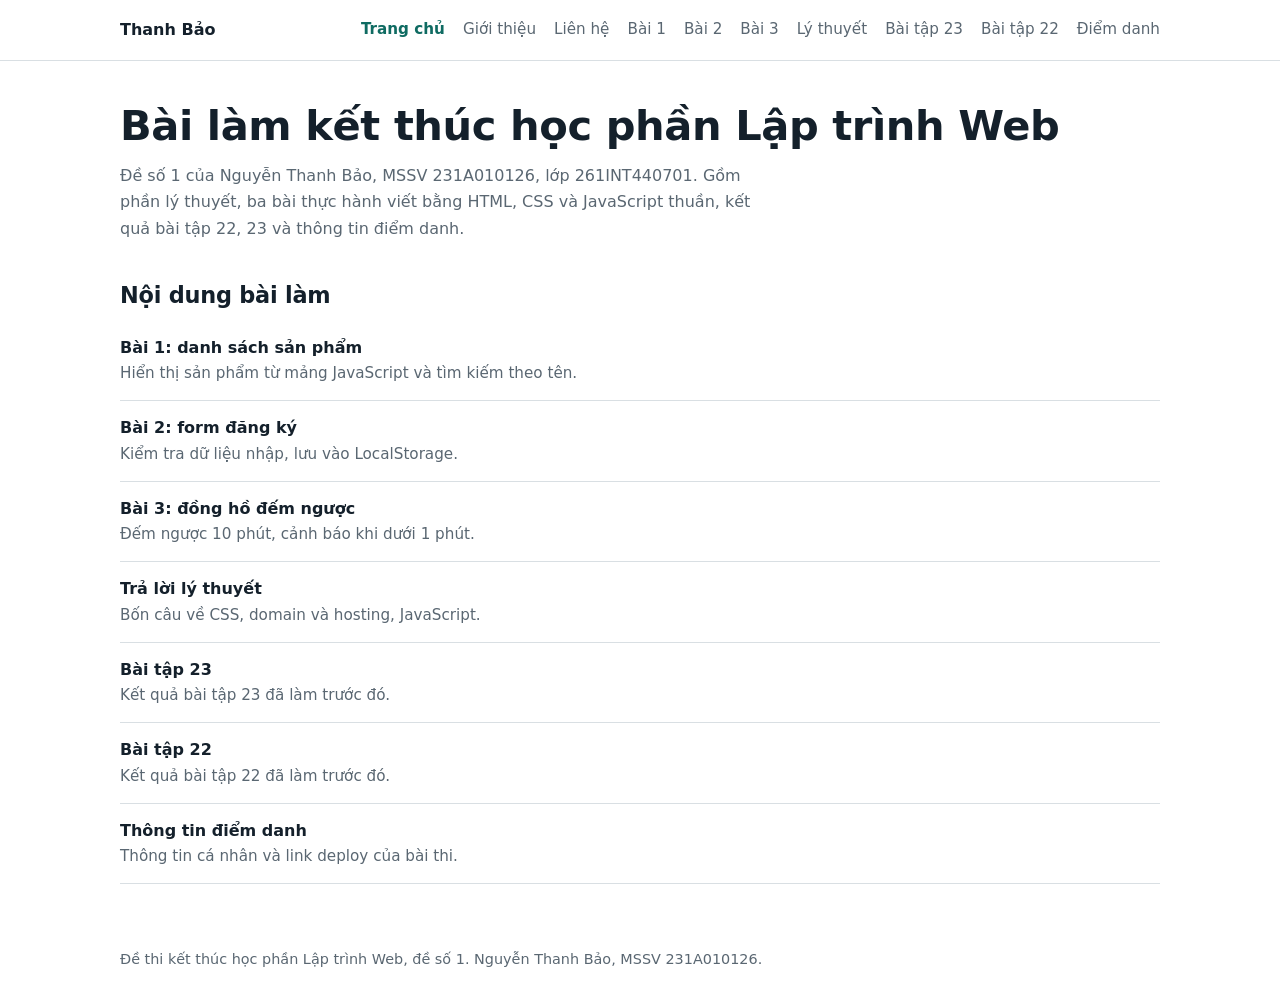
<file: index.html>
<!DOCTYPE html>
<html lang="vi"><head><meta charset="utf-8"><meta name="viewport" content="width=device-width, initial-scale=1"><link rel="icon" href="images/avatar.jpg">
<title>Lập trình Web - Đề số 1</title><link rel="stylesheet" href="css/style.css"></head><body>
<header class="top"><div class="wrap bar"><a class="brand" href="index.html">Thanh Bảo</a>
<button class="toggle ghost" type="button" aria-expanded="false" aria-controls="menu">Menu</button>
<nav class="nav" id="menu" aria-label="Menu chính"><ul><li><a href="index.html" aria-current="page">Trang chủ</a></li><li><a href="about.html">Giới thiệu</a></li><li><a href="contact.html">Liên hệ</a></li><li><a href="baitap01.html">Bài 1</a></li><li><a href="baitap02.html">Bài 2</a></li><li><a href="baitap03.html">Bài 3</a></li><li><a href="lythuyet.html">Lý thuyết</a></li><li><a href="baitap23.html">Bài tập 23</a></li><li><a href="baitap22.html">Bài tập 22</a></li><li><a href="diemdanh.html">Điểm danh</a></li></ul></nav></div></header>
<main class="wrap">
<h1>Bài làm kết thúc học phần Lập trình Web</h1>
<p class="lead">Đề số 1 của Nguyễn Thanh Bảo, MSSV 231A010126, lớp 261INT440701. Gồm phần lý thuyết, ba bài thực hành viết bằng HTML, CSS và JavaScript thuần, kết quả bài tập 22, 23 và thông tin điểm danh.</p>
<h2>Nội dung bài làm</h2><nav class="list" aria-label="Các bài làm"><a href="baitap01.html"><b>Bài 1: danh sách sản phẩm</b><span>Hiển thị sản phẩm từ mảng JavaScript và tìm kiếm theo tên.</span></a><a href="baitap02.html"><b>Bài 2: form đăng ký</b><span>Kiểm tra dữ liệu nhập, lưu vào LocalStorage.</span></a><a href="baitap03.html"><b>Bài 3: đồng hồ đếm ngược</b><span>Đếm ngược 10 phút, cảnh báo khi dưới 1 phút.</span></a><a href="lythuyet.html"><b>Trả lời lý thuyết</b><span>Bốn câu về CSS, domain và hosting, JavaScript.</span></a><a href="baitap23.html"><b>Bài tập 23</b><span>Kết quả bài tập 23 đã làm trước đó.</span></a><a href="baitap22.html"><b>Bài tập 22</b><span>Kết quả bài tập 22 đã làm trước đó.</span></a><a href="diemdanh.html"><b>Thông tin điểm danh</b><span>Thông tin cá nhân và link deploy của bài thi.</span></a></nav>
</main>
<footer class="wrap">Đề thi kết thúc học phần Lập trình Web, đề số 1. Nguyễn Thanh Bảo, MSSV 231A010126.</footer>
<script src="js/script.js" defer></script>
</body></html>
</file>
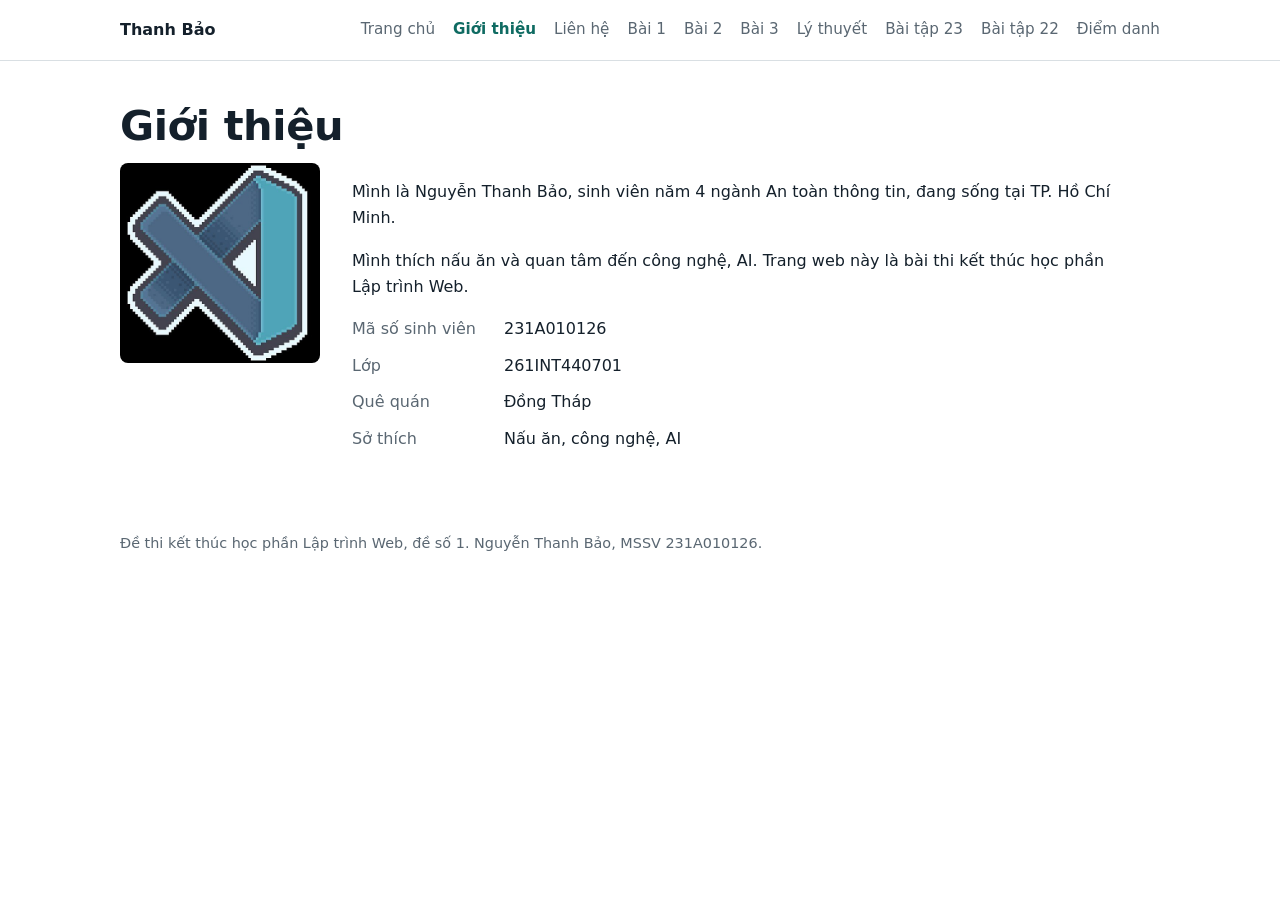
<file: about.html>
<!DOCTYPE html>
<html lang="vi"><head><meta charset="utf-8"><meta name="viewport" content="width=device-width, initial-scale=1"><link rel="icon" href="images/avatar.jpg">
<title>Giới thiệu</title><link rel="stylesheet" href="css/style.css"></head><body>
<header class="top"><div class="wrap bar"><a class="brand" href="index.html">Thanh Bảo</a>
<button class="toggle ghost" type="button" aria-expanded="false" aria-controls="menu">Menu</button>
<nav class="nav" id="menu" aria-label="Menu chính"><ul><li><a href="index.html">Trang chủ</a></li><li><a href="about.html" aria-current="page">Giới thiệu</a></li><li><a href="contact.html">Liên hệ</a></li><li><a href="baitap01.html">Bài 1</a></li><li><a href="baitap02.html">Bài 2</a></li><li><a href="baitap03.html">Bài 3</a></li><li><a href="lythuyet.html">Lý thuyết</a></li><li><a href="baitap23.html">Bài tập 23</a></li><li><a href="baitap22.html">Bài tập 22</a></li><li><a href="diemdanh.html">Điểm danh</a></li></ul></nav></div></header>
<main class="wrap">
<h1>Giới thiệu</h1><div class="about"><div class="av"><img src="images/avatar.jpg" alt="Ảnh Nguyễn Thanh Bảo" data-fb></div><div>
<p>Mình là Nguyễn Thanh Bảo, sinh viên năm 4 ngành An toàn thông tin, đang sống tại TP. Hồ Chí Minh.</p>
<p>Mình thích nấu ăn và quan tâm đến công nghệ, AI. Trang web này là bài thi kết thúc học phần Lập trình Web.</p>
<dl class="facts"><dt>Mã số sinh viên</dt><dd>231A010126</dd><dt>Lớp</dt><dd>261INT440701</dd><dt>Quê quán</dt><dd>Đồng Tháp</dd><dt>Sở thích</dt><dd>Nấu ăn, công nghệ, AI</dd></dl></div></div>
</main>
<footer class="wrap">Đề thi kết thúc học phần Lập trình Web, đề số 1. Nguyễn Thanh Bảo, MSSV 231A010126.</footer>
<script src="js/script.js" defer></script>
</body></html>
</file>
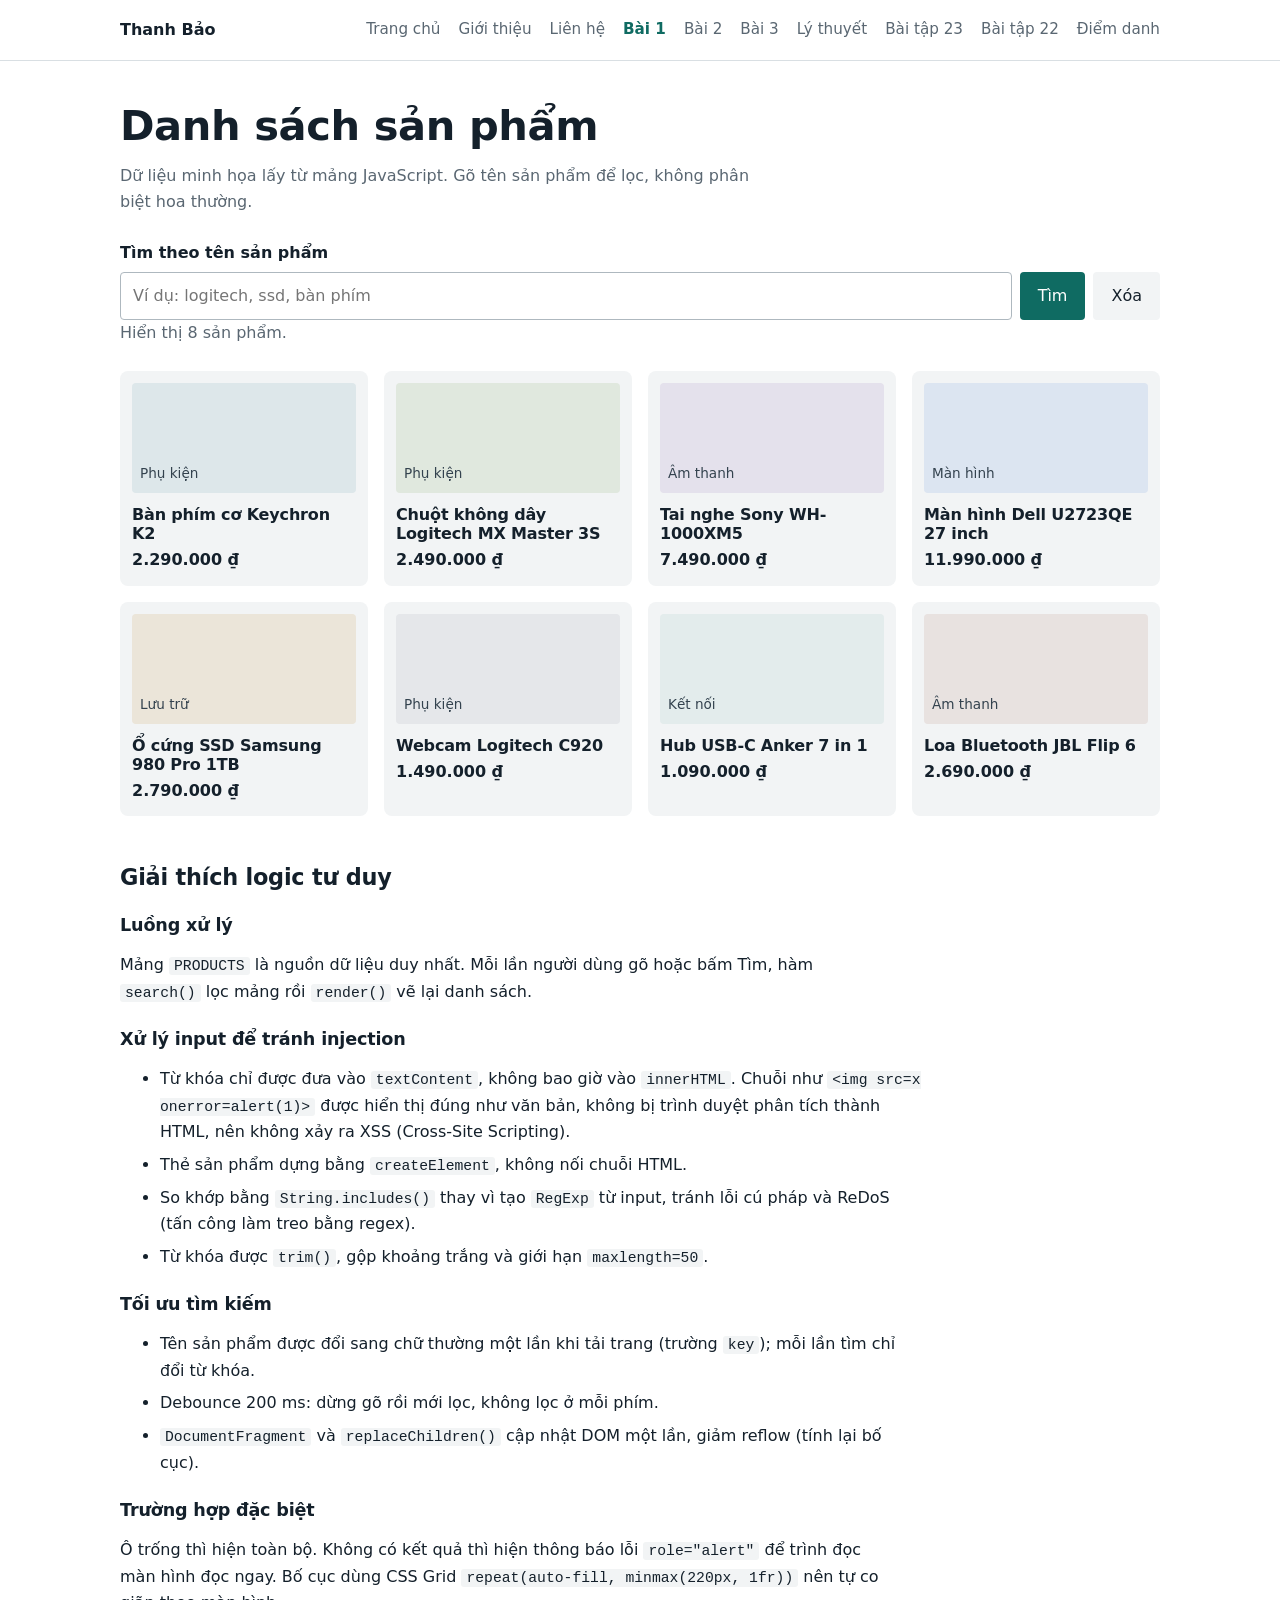
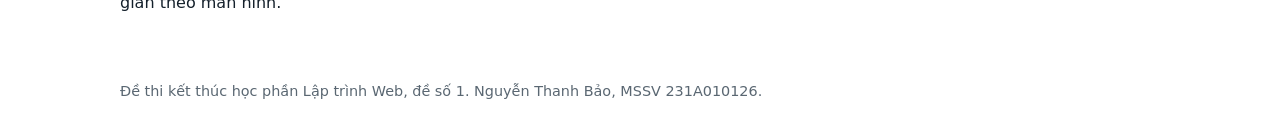
<file: baitap01.html>
<!DOCTYPE html>
<html lang="vi"><head><meta charset="utf-8"><meta name="viewport" content="width=device-width, initial-scale=1"><link rel="icon" href="images/avatar.jpg">
<title>Bài 1 - Danh sách sản phẩm</title><style>/* Khung chung: menu, màu, nút */
*{box-sizing:border-box}
:root{--bg:#fff;--alt:#f2f4f5;--ink:#14202b;--mut:#5a6772;--line:#d9dfe3;--ac:#0f6b62;--bad:#b42318;--f:system-ui,-apple-system,"Segoe UI",Roboto,Arial,sans-serif;--m:ui-monospace,Menlo,Consolas,monospace}
body{margin:0;font:16px/1.65 var(--f);color:var(--ink);background:var(--bg)}
.wrap{max-width:1080px;margin:0 auto;padding:0 20px}
h1,h2,h3{line-height:1.2;letter-spacing:-.01em}
h1{font-size:clamp(1.8rem,4vw,2.6rem);margin:2.5rem 0 .75rem}h2{font-size:1.4rem;margin:2.5rem 0 .75rem}h3{font-size:1.1rem;margin:1.5rem 0 .5rem}
a{color:var(--ac)}main p,main li{max-width:75ch}
.lead{color:var(--mut);max-width:62ch;margin:0 0 1.5rem}
header.top{border-bottom:1px solid var(--line)}
.bar{display:flex;align-items:center;justify-content:space-between;gap:16px;min-height:60px;flex-wrap:wrap}
.brand{font-weight:700;color:var(--ink);text-decoration:none}
.nav ul{list-style:none;margin:0;padding:0;display:flex;flex-wrap:wrap;gap:4px 18px}
.nav a{display:block;padding:8px 0;color:var(--mut);text-decoration:none;font-size:.95rem}
.nav a:hover{color:var(--ink)}.nav a[aria-current]{color:var(--ac);font-weight:600}
.toggle{display:none}
@media(max-width:1099px){.toggle{display:block}.nav{display:none;width:100%}.nav.open{display:block}.nav ul{flex-direction:column;gap:0;padding-bottom:12px}}
button,.btn{font:inherit;cursor:pointer;border:0;border-radius:4px;padding:10px 18px;background:var(--ac);color:#fff;text-decoration:none;display:inline-block}
button.ghost{background:var(--alt);color:var(--ink)}button:disabled{opacity:.5;cursor:not-allowed}
:focus-visible{outline:2px solid var(--ac);outline-offset:2px}
input[type=text],input[type=email],input[type=password],input[type=search]{width:100%;font:inherit;padding:10px 12px;border:1px solid #aeb8bf;border-radius:4px;background:#fff;color:var(--ink)}
label{display:block;font-weight:600;margin-bottom:6px}
.err{color:var(--bad);margin:6px 0 0;min-height:1.2em;font-size:.9rem}
.box{padding:14px 16px;border-radius:6px;background:var(--alt)}.box.bad{background:#fdecea;color:#7a1710}.box.ok{background:#e4f3ee;color:#0b4a43}
pre{background:var(--alt);padding:14px 16px;border-radius:6px;overflow-x:auto;font:14px/1.5 var(--m)}
code{font-family:var(--m);font-size:.92em;background:var(--alt);padding:1px 5px;border-radius:3px}pre code{background:none;padding:0}
table{border-collapse:collapse;display:block;overflow-x:auto}th,td{text-align:left;padding:8px 12px;border-bottom:1px solid var(--line);vertical-align:top}th{background:var(--alt)}
.list a{display:block;padding:14px 0;border-bottom:1px solid var(--line);color:var(--ink);text-decoration:none}.list a:hover b{color:var(--ac)}.list span{display:block;color:var(--mut);font-size:.95rem}
dl.facts{display:grid;grid-template-columns:max-content 1fr;gap:10px 28px}dl.facts dt{color:var(--mut)}dl.facts dd{margin:0;overflow-wrap:anywhere}
@media(max-width:560px){dl.facts{grid-template-columns:1fr;gap:0}dl.facts dd{margin-bottom:12px}}
.about{display:grid;grid-template-columns:200px 1fr;gap:32px;align-items:start}.av{width:200px;height:200px;border-radius:8px;background:var(--alt);overflow:hidden}.av img{width:100%;height:100%;object-fit:cover;display:block}
@media(max-width:640px){.about{grid-template-columns:1fr}}
.explain{margin-top:3rem}.explain li{margin-bottom:.4rem}
footer.wrap{margin:4rem auto 2rem;color:var(--mut);font-size:.9rem}
.shots{display:grid;grid-template-columns:repeat(auto-fit,minmax(300px,1fr));gap:28px;margin-top:1.5rem}
.shot{display:block;aspect-ratio:16/10;overflow:hidden;border-radius:6px;background:var(--alt);border:1px solid var(--line)}.shot img{width:100%;height:100%;object-fit:cover;display:block;transition:transform .4s}.shot:hover img{transform:scale(1.03)}
.shots section{display:flex;flex-direction:column;align-items:flex-start}.shots section>.shot{align-self:stretch}.shots h2{margin:1rem 0 .25rem}.shots p{margin:0 0 1rem;flex:1}
figure.result{margin:1.5rem 0}figure.result img{max-width:100%;height:auto;display:block;border:1px solid var(--line);border-radius:6px}figure.result figcaption{color:var(--mut);font-size:.95rem;margin-top:8px}
/* Riêng từng bài */
.row{display:flex;gap:8px}.grid{list-style:none;padding:0;display:grid;grid-template-columns:repeat(auto-fill,minmax(220px,1fr));gap:16px}
.p{background:var(--alt);border-radius:8px;padding:12px}.th{height:110px;border-radius:4px;display:flex;align-items:flex-end;padding:8px;font-size:.85rem;color:#33424e}
.p h3{font-size:1rem;margin:12px 0 4px}.price{margin:0;font-weight:700}</style></head><body>
<header class="top"><div class="wrap bar"><a class="brand" href="index.html">Thanh Bảo</a>
<button class="toggle ghost" type="button" aria-expanded="false" aria-controls="menu">Menu</button>
<nav class="nav" id="menu" aria-label="Menu chính"><ul><li><a href="index.html">Trang chủ</a></li><li><a href="about.html">Giới thiệu</a></li><li><a href="contact.html">Liên hệ</a></li><li><a href="baitap01.html" aria-current="page">Bài 1</a></li><li><a href="baitap02.html">Bài 2</a></li><li><a href="baitap03.html">Bài 3</a></li><li><a href="lythuyet.html">Lý thuyết</a></li><li><a href="baitap23.html">Bài tập 23</a></li><li><a href="baitap22.html">Bài tập 22</a></li><li><a href="diemdanh.html">Điểm danh</a></li></ul></nav></div></header>
<main class="wrap">
<h1>Danh sách sản phẩm</h1><p class="lead">Dữ liệu minh họa lấy từ mảng JavaScript. Gõ tên sản phẩm để lọc, không phân biệt hoa thường.</p>
<form id="sf" role="search" autocomplete="off"><label for="q">Tìm theo tên sản phẩm</label>
<div class="row"><input id="q" type="search" maxlength="50" placeholder="Ví dụ: logitech, ssd, bàn phím"><button type="submit">Tìm</button><button type="button" id="cl" class="ghost" hidden>Xóa</button></div></form>
<p id="st" role="status" aria-live="polite" class="lead"></p><div id="er" class="box bad" role="alert" hidden></div>
<ul id="grid" class="grid"></ul>
<section class="explain"><h2>Giải thích logic tư duy</h2>
<h3>Luồng xử lý</h3><p>Mảng <code>PRODUCTS</code> là nguồn dữ liệu duy nhất. Mỗi lần người dùng gõ hoặc bấm Tìm, hàm <code>search()</code> lọc mảng rồi <code>render()</code> vẽ lại danh sách.</p>
<h3>Xử lý input để tránh injection</h3><ul>
<li>Từ khóa chỉ được đưa vào <code>textContent</code>, không bao giờ vào <code>innerHTML</code>. Chuỗi như <code>&lt;img src=x onerror=alert(1)&gt;</code> được hiển thị đúng như văn bản, không bị trình duyệt phân tích thành HTML, nên không xảy ra XSS (Cross-Site Scripting).</li>
<li>Thẻ sản phẩm dựng bằng <code>createElement</code>, không nối chuỗi HTML.</li>
<li>So khớp bằng <code>String.includes()</code> thay vì tạo <code>RegExp</code> từ input, tránh lỗi cú pháp và ReDoS (tấn công làm treo bằng regex).</li>
<li>Từ khóa được <code>trim()</code>, gộp khoảng trắng và giới hạn <code>maxlength=50</code>.</li></ul>
<h3>Tối ưu tìm kiếm</h3><ul>
<li>Tên sản phẩm được đổi sang chữ thường một lần khi tải trang (trường <code>key</code>); mỗi lần tìm chỉ đổi từ khóa.</li>
<li>Debounce 200 ms: dừng gõ rồi mới lọc, không lọc ở mỗi phím.</li>
<li><code>DocumentFragment</code> và <code>replaceChildren()</code> cập nhật DOM một lần, giảm reflow (tính lại bố cục).</li></ul>
<h3>Trường hợp đặc biệt</h3><p>Ô trống thì hiện toàn bộ. Không có kết quả thì hiện thông báo lỗi <code>role="alert"</code> để trình đọc màn hình đọc ngay. Bố cục dùng CSS Grid <code>repeat(auto-fill, minmax(220px, 1fr))</code> nên tự co giãn theo màn hình.</p></section>
</main>
<footer class="wrap">Đề thi kết thúc học phần Lập trình Web, đề số 1. Nguyễn Thanh Bảo, MSSV 231A010126.</footer>
<script>(()=>{const b=document.querySelector('.toggle'),n=document.getElementById('menu');if(b&&n){const s=o=>{n.classList.toggle('open',o);b.setAttribute('aria-expanded',o)};b.addEventListener('click',()=>s(!n.classList.contains('open')));document.addEventListener('keydown',e=>{if(e.key==='Escape')s(false)});}})();
const PRODUCTS=[
{name:'Bàn phím cơ Keychron K2',cat:'Phụ kiện',price:2290000,tint:'#dde7ea'},
{name:'Chuột không dây Logitech MX Master 3S',cat:'Phụ kiện',price:2490000,tint:'#e0e8de'},
{name:'Tai nghe Sony WH-1000XM5',cat:'Âm thanh',price:7490000,tint:'#e4e1ec'},
{name:'Màn hình Dell U2723QE 27 inch',cat:'Màn hình',price:11990000,tint:'#dce5f1'},
{name:'Ổ cứng SSD Samsung 980 Pro 1TB',cat:'Lưu trữ',price:2790000,tint:'#ebe5d9'},
{name:'Webcam Logitech C920',cat:'Phụ kiện',price:1490000,tint:'#e5e7ea'},
{name:'Hub USB-C Anker 7 in 1',cat:'Kết nối',price:1090000,tint:'#e3ecec'},
{name:'Loa Bluetooth JBL Flip 6',cat:'Âm thanh',price:2690000,tint:'#e8e2e0'}];
const items=PRODUCTS.map(p=>({...p,key:p.name.toLowerCase()}));
const money=new Intl.NumberFormat('vi-VN',{style:'currency',currency:'VND'});
const $=id=>document.getElementById(id),input=$('q'),grid=$('grid'),er=$('er'),st=$('st'),cl=$('cl');
function render(list){const f=document.createDocumentFragment();
for(const p of list){const li=document.createElement('li');li.className='p';
const th=document.createElement('div');th.className='th';th.style.background=p.tint;th.textContent=p.cat;
const h=document.createElement('h3');h.textContent=p.name;
const pr=document.createElement('p');pr.className='price';pr.textContent=money.format(p.price);
li.append(th,h,pr);f.append(li);}
grid.replaceChildren(f);}
function search(){const raw=input.value.trim().replace(/\s+/g,' '),q=raw.toLowerCase();
const res=q?items.filter(p=>p.key.includes(q)):items;render(res);cl.hidden=!input.value;
if(!res.length){er.textContent='Không tìm thấy sản phẩm nào khớp với “'+raw+'”. Hãy thử từ khóa khác.';er.hidden=false;st.textContent='';}
else{er.hidden=true;st.textContent=q?'Tìm thấy '+res.length+' trên '+items.length+' sản phẩm.':'Hiển thị '+items.length+' sản phẩm.';}}
const debounce=(fn,ms)=>{let t;return()=>{clearTimeout(t);t=setTimeout(fn,ms);};};
input.addEventListener('input',debounce(search,200));
$('sf').addEventListener('submit',e=>{e.preventDefault();search();});
cl.addEventListener('click',()=>{input.value='';search();input.focus();});
search();</script>
</body></html>
</file>
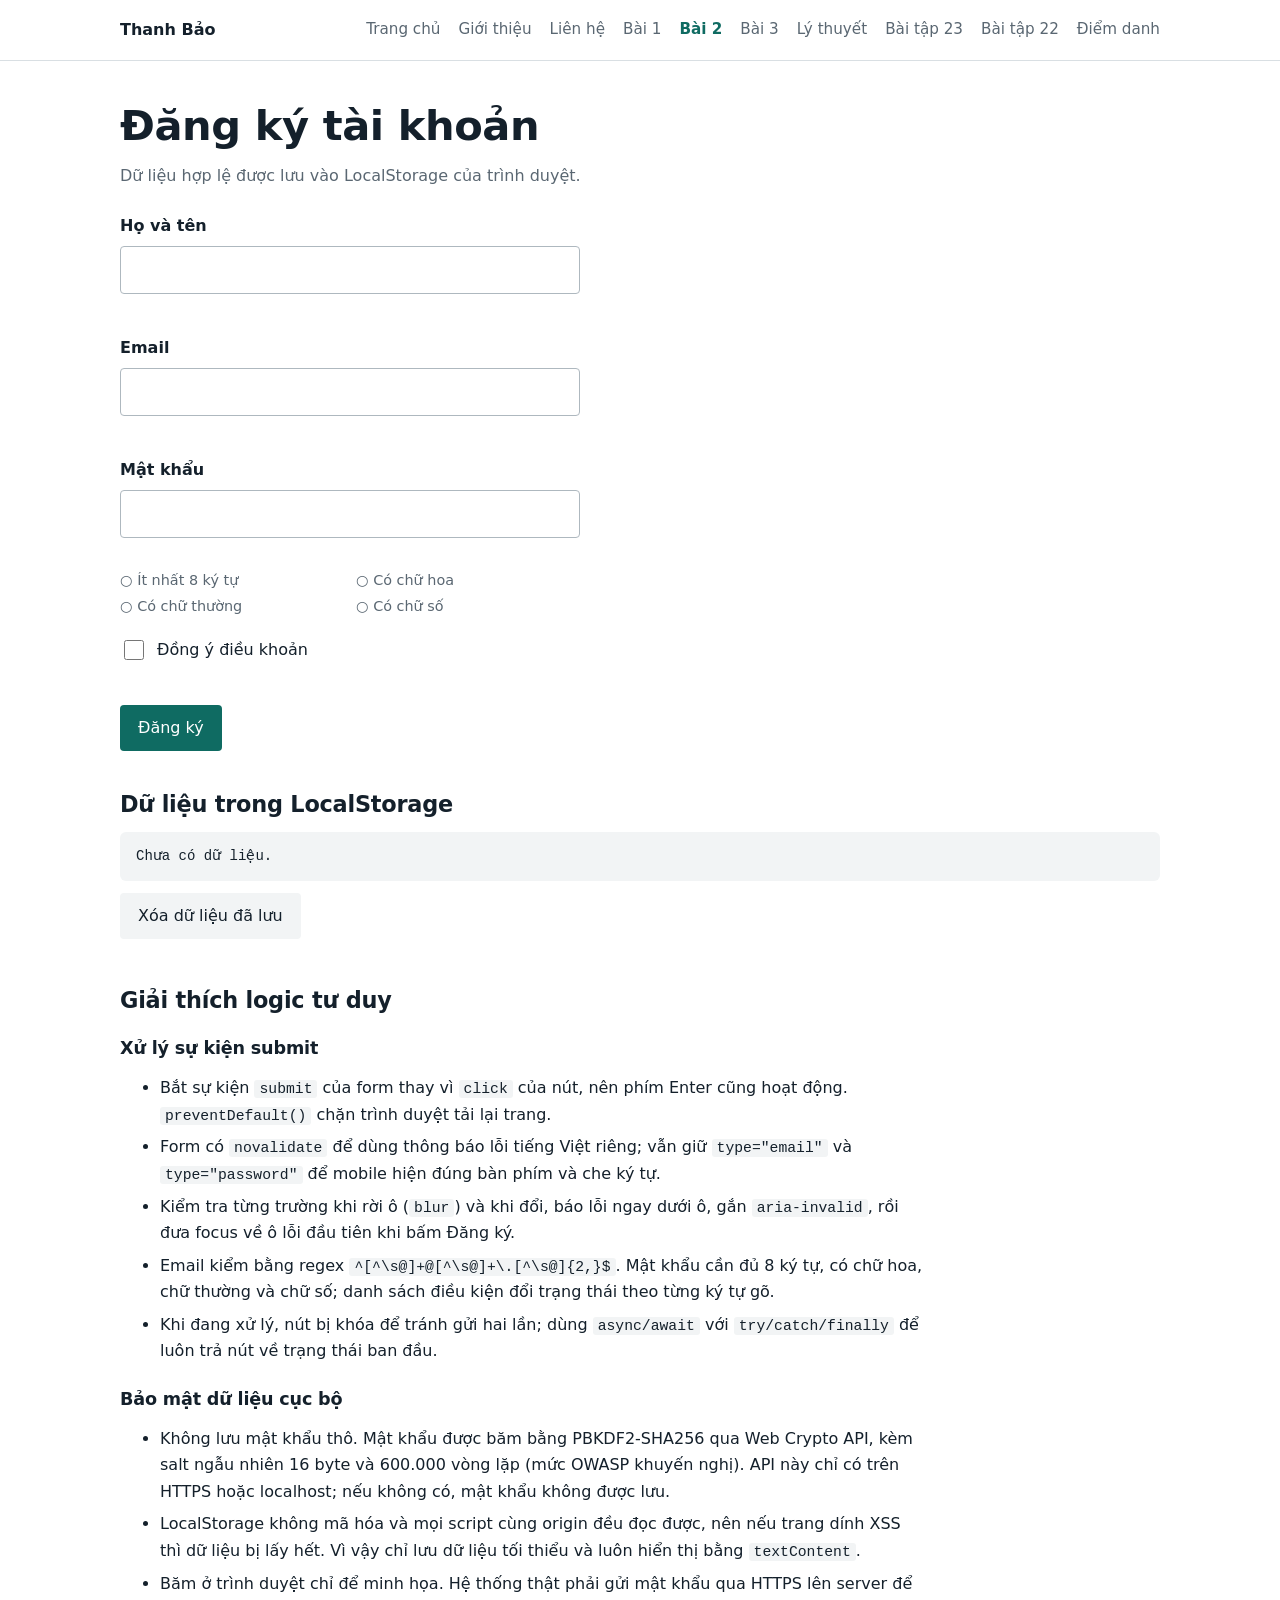
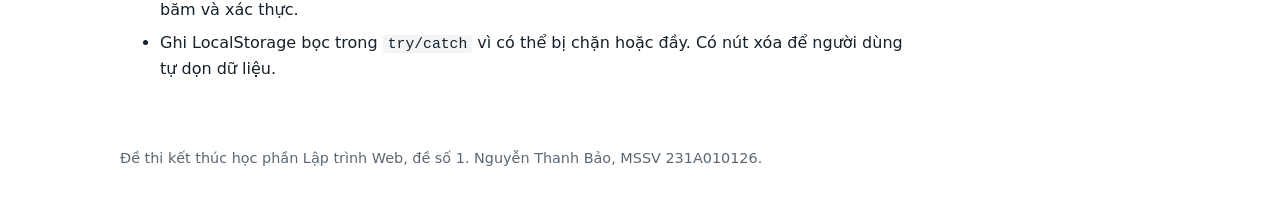
<file: baitap02.html>
<!DOCTYPE html>
<html lang="vi"><head><meta charset="utf-8"><meta name="viewport" content="width=device-width, initial-scale=1"><link rel="icon" href="images/avatar.jpg">
<title>Bài 2 - Form đăng ký</title><style>/* Khung chung: menu, màu, nút */
*{box-sizing:border-box}
:root{--bg:#fff;--alt:#f2f4f5;--ink:#14202b;--mut:#5a6772;--line:#d9dfe3;--ac:#0f6b62;--bad:#b42318;--f:system-ui,-apple-system,"Segoe UI",Roboto,Arial,sans-serif;--m:ui-monospace,Menlo,Consolas,monospace}
body{margin:0;font:16px/1.65 var(--f);color:var(--ink);background:var(--bg)}
.wrap{max-width:1080px;margin:0 auto;padding:0 20px}
h1,h2,h3{line-height:1.2;letter-spacing:-.01em}
h1{font-size:clamp(1.8rem,4vw,2.6rem);margin:2.5rem 0 .75rem}h2{font-size:1.4rem;margin:2.5rem 0 .75rem}h3{font-size:1.1rem;margin:1.5rem 0 .5rem}
a{color:var(--ac)}main p,main li{max-width:75ch}
.lead{color:var(--mut);max-width:62ch;margin:0 0 1.5rem}
header.top{border-bottom:1px solid var(--line)}
.bar{display:flex;align-items:center;justify-content:space-between;gap:16px;min-height:60px;flex-wrap:wrap}
.brand{font-weight:700;color:var(--ink);text-decoration:none}
.nav ul{list-style:none;margin:0;padding:0;display:flex;flex-wrap:wrap;gap:4px 18px}
.nav a{display:block;padding:8px 0;color:var(--mut);text-decoration:none;font-size:.95rem}
.nav a:hover{color:var(--ink)}.nav a[aria-current]{color:var(--ac);font-weight:600}
.toggle{display:none}
@media(max-width:1099px){.toggle{display:block}.nav{display:none;width:100%}.nav.open{display:block}.nav ul{flex-direction:column;gap:0;padding-bottom:12px}}
button,.btn{font:inherit;cursor:pointer;border:0;border-radius:4px;padding:10px 18px;background:var(--ac);color:#fff;text-decoration:none;display:inline-block}
button.ghost{background:var(--alt);color:var(--ink)}button:disabled{opacity:.5;cursor:not-allowed}
:focus-visible{outline:2px solid var(--ac);outline-offset:2px}
input[type=text],input[type=email],input[type=password],input[type=search]{width:100%;font:inherit;padding:10px 12px;border:1px solid #aeb8bf;border-radius:4px;background:#fff;color:var(--ink)}
label{display:block;font-weight:600;margin-bottom:6px}
.err{color:var(--bad);margin:6px 0 0;min-height:1.2em;font-size:.9rem}
.box{padding:14px 16px;border-radius:6px;background:var(--alt)}.box.bad{background:#fdecea;color:#7a1710}.box.ok{background:#e4f3ee;color:#0b4a43}
pre{background:var(--alt);padding:14px 16px;border-radius:6px;overflow-x:auto;font:14px/1.5 var(--m)}
code{font-family:var(--m);font-size:.92em;background:var(--alt);padding:1px 5px;border-radius:3px}pre code{background:none;padding:0}
table{border-collapse:collapse;display:block;overflow-x:auto}th,td{text-align:left;padding:8px 12px;border-bottom:1px solid var(--line);vertical-align:top}th{background:var(--alt)}
.list a{display:block;padding:14px 0;border-bottom:1px solid var(--line);color:var(--ink);text-decoration:none}.list a:hover b{color:var(--ac)}.list span{display:block;color:var(--mut);font-size:.95rem}
dl.facts{display:grid;grid-template-columns:max-content 1fr;gap:10px 28px}dl.facts dt{color:var(--mut)}dl.facts dd{margin:0;overflow-wrap:anywhere}
@media(max-width:560px){dl.facts{grid-template-columns:1fr;gap:0}dl.facts dd{margin-bottom:12px}}
.about{display:grid;grid-template-columns:200px 1fr;gap:32px;align-items:start}.av{width:200px;height:200px;border-radius:8px;background:var(--alt);overflow:hidden}.av img{width:100%;height:100%;object-fit:cover;display:block}
@media(max-width:640px){.about{grid-template-columns:1fr}}
.explain{margin-top:3rem}.explain li{margin-bottom:.4rem}
footer.wrap{margin:4rem auto 2rem;color:var(--mut);font-size:.9rem}
.shots{display:grid;grid-template-columns:repeat(auto-fit,minmax(300px,1fr));gap:28px;margin-top:1.5rem}
.shot{display:block;aspect-ratio:16/10;overflow:hidden;border-radius:6px;background:var(--alt);border:1px solid var(--line)}.shot img{width:100%;height:100%;object-fit:cover;display:block;transition:transform .4s}.shot:hover img{transform:scale(1.03)}
.shots section{display:flex;flex-direction:column;align-items:flex-start}.shots section>.shot{align-self:stretch}.shots h2{margin:1rem 0 .25rem}.shots p{margin:0 0 1rem;flex:1}
figure.result{margin:1.5rem 0}figure.result img{max-width:100%;height:auto;display:block;border:1px solid var(--line);border-radius:6px}figure.result figcaption{color:var(--mut);font-size:.95rem;margin-top:8px}
/* Riêng từng bài */
.f{max-width:460px}.fld{margin-bottom:18px}.ck{display:flex;gap:10px;align-items:center;font-weight:400}.ck input{width:20px;height:20px}
input[aria-invalid=true]{border-color:var(--bad)}.rules{list-style:none;padding:0;margin:8px 0 0;display:grid;grid-template-columns:1fr 1fr;gap:2px 12px;color:var(--mut);font-size:.9rem}
.rules li::before{content:"○ "}.rules li.ok{color:#0b6b4f}.rules li.ok::before{content:"✓ "}#res{margin:20px 0;max-width:460px}pre#store{white-space:pre-wrap;overflow-wrap:anywhere;margin-bottom:12px}</style></head><body>
<header class="top"><div class="wrap bar"><a class="brand" href="index.html">Thanh Bảo</a>
<button class="toggle ghost" type="button" aria-expanded="false" aria-controls="menu">Menu</button>
<nav class="nav" id="menu" aria-label="Menu chính"><ul><li><a href="index.html">Trang chủ</a></li><li><a href="about.html">Giới thiệu</a></li><li><a href="contact.html">Liên hệ</a></li><li><a href="baitap01.html">Bài 1</a></li><li><a href="baitap02.html" aria-current="page">Bài 2</a></li><li><a href="baitap03.html">Bài 3</a></li><li><a href="lythuyet.html">Lý thuyết</a></li><li><a href="baitap23.html">Bài tập 23</a></li><li><a href="baitap22.html">Bài tập 22</a></li><li><a href="diemdanh.html">Điểm danh</a></li></ul></nav></div></header>
<main class="wrap">
<h1>Đăng ký tài khoản</h1><p class="lead">Dữ liệu hợp lệ được lưu vào LocalStorage của trình duyệt.</p>
<form id="reg" class="f" novalidate>
<div class="fld"><label for="name">Họ và tên</label><input id="name" type="text" autocomplete="name" aria-describedby="e-name"><p class="err" id="e-name" aria-live="polite"></p></div>
<div class="fld"><label for="email">Email</label><input id="email" type="email" autocomplete="email" aria-describedby="e-email"><p class="err" id="e-email" aria-live="polite"></p></div>
<div class="fld"><label for="pw">Mật khẩu</label><input id="pw" type="password" autocomplete="new-password" aria-describedby="e-pw rules"><p class="err" id="e-pw" aria-live="polite"></p>
<ul class="rules" id="rules"><li data-r="len">Ít nhất 8 ký tự</li><li data-r="up">Có chữ hoa</li><li data-r="lo">Có chữ thường</li><li data-r="di">Có chữ số</li></ul></div>
<div class="fld"><label class="ck"><input id="terms" type="checkbox" aria-describedby="e-terms">Đồng ý điều khoản</label><p class="err" id="e-terms" aria-live="polite"></p></div>
<button type="submit" id="go">Đăng ký</button></form>
<div id="res" class="box" role="status" hidden></div>
<h2>Dữ liệu trong LocalStorage</h2><pre id="store">Chưa có dữ liệu.</pre><button type="button" id="wipe" class="ghost">Xóa dữ liệu đã lưu</button>
<section class="explain"><h2>Giải thích logic tư duy</h2>
<h3>Xử lý sự kiện submit</h3><ul>
<li>Bắt sự kiện <code>submit</code> của form thay vì <code>click</code> của nút, nên phím Enter cũng hoạt động. <code>preventDefault()</code> chặn trình duyệt tải lại trang.</li>
<li>Form có <code>novalidate</code> để dùng thông báo lỗi tiếng Việt riêng; vẫn giữ <code>type="email"</code> và <code>type="password"</code> để mobile hiện đúng bàn phím và che ký tự.</li>
<li>Kiểm tra từng trường khi rời ô (<code>blur</code>) và khi đổi, báo lỗi ngay dưới ô, gắn <code>aria-invalid</code>, rồi đưa focus về ô lỗi đầu tiên khi bấm Đăng ký.</li>
<li>Email kiểm bằng regex <code>^[^\s@]+@[^\s@]+\.[^\s@]{2,}$</code>. Mật khẩu cần đủ 8 ký tự, có chữ hoa, chữ thường và chữ số; danh sách điều kiện đổi trạng thái theo từng ký tự gõ.</li>
<li>Khi đang xử lý, nút bị khóa để tránh gửi hai lần; dùng <code>async/await</code> với <code>try/catch/finally</code> để luôn trả nút về trạng thái ban đầu.</li></ul>
<h3>Bảo mật dữ liệu cục bộ</h3><ul>
<li>Không lưu mật khẩu thô. Mật khẩu được băm bằng PBKDF2-SHA256 qua Web Crypto API, kèm salt ngẫu nhiên 16 byte và 600.000 vòng lặp (mức OWASP khuyến nghị). API này chỉ có trên HTTPS hoặc localhost; nếu không có, mật khẩu không được lưu.</li>
<li>LocalStorage không mã hóa và mọi script cùng origin đều đọc được, nên nếu trang dính XSS thì dữ liệu bị lấy hết. Vì vậy chỉ lưu dữ liệu tối thiểu và luôn hiển thị bằng <code>textContent</code>.</li>
<li>Băm ở trình duyệt chỉ để minh họa. Hệ thống thật phải gửi mật khẩu qua HTTPS lên server để băm và xác thực.</li>
<li>Ghi LocalStorage bọc trong <code>try/catch</code> vì có thể bị chặn hoặc đầy. Có nút xóa để người dùng tự dọn dữ liệu.</li></ul></section>
</main>
<footer class="wrap">Đề thi kết thúc học phần Lập trình Web, đề số 1. Nguyễn Thanh Bảo, MSSV 231A010126.</footer>
<script>(()=>{const b=document.querySelector('.toggle'),n=document.getElementById('menu');if(b&&n){const s=o=>{n.classList.toggle('open',o);b.setAttribute('aria-expanded',o)};b.addEventListener('click',()=>s(!n.classList.contains('open')));document.addEventListener('keydown',e=>{if(e.key==='Escape')s(false)});}})();
(()=>{const KEY='ltw_users',ITER=600000,$=id=>document.getElementById(id);
const f=$('reg'),name=$('name'),email=$('email'),pw=$('pw'),terms=$('terms'),go=$('go'),res=$('res'),store=$('store');
const R={len:v=>v.length>=8,up:v=>/\p{Lu}/u.test(v),lo:v=>/\p{Ll}/u.test(v),di:v=>/\d/.test(v)};
const V={name:()=>{const v=name.value.trim();return !v?'Vui lòng nhập họ và tên.':v.length<2?'Họ và tên quá ngắn.':v.length>50?'Họ và tên tối đa 50 ký tự.':'';},
email:()=>{const v=email.value.trim();return !v?'Vui lòng nhập email.':(v.length>254||!/^[^\s@]+@[^\s@]+\.[^\s@]{2,}$/.test(v))?'Email không hợp lệ, ví dụ: ten@example.com.':'';},
pw:()=>{const v=pw.value;if(!v)return 'Vui lòng nhập mật khẩu.';const m=[];
if(!R.len(v))m.push('ít nhất 8 ký tự');if(!R.up(v))m.push('chữ hoa');if(!R.lo(v))m.push('chữ thường');if(!R.di(v))m.push('chữ số');
return m.length?'Mật khẩu cần có '+m.join(', ')+'.':'';},
terms:()=>terms.checked?'':'Bạn cần đồng ý điều khoản để tiếp tục.'};
const els={name,email,pw,terms};
function check(k){const m=V[k]();$('e-'+k).textContent=m;els[k].setAttribute('aria-invalid',m?'true':'false');return !m;}
function rules(){document.querySelectorAll('#rules li').forEach(li=>li.classList.toggle('ok',R[li.dataset.r](pw.value)));}
for(const k of Object.keys(els)){els[k].addEventListener(k==='terms'?'change':'blur',()=>check(k));}
pw.addEventListener('input',()=>{rules();if(pw.getAttribute('aria-invalid')==='true')check('pw');});
const hex=b=>[...new Uint8Array(b)].map(x=>x.toString(16).padStart(2,'0')).join('');
async function hash(p){if(!(window.crypto&&crypto.subtle))return null;
const salt=crypto.getRandomValues(new Uint8Array(16)),key=await crypto.subtle.importKey('raw',new TextEncoder().encode(p),'PBKDF2',false,['deriveBits']);
const bits=await crypto.subtle.deriveBits({name:'PBKDF2',salt,iterations:ITER,hash:'SHA-256'},key,256);
return {algo:'PBKDF2-SHA256',iterations:ITER,salt:hex(salt),hash:hex(bits)};}
const load=()=>{try{const a=JSON.parse(localStorage.getItem(KEY)||'[]');return Array.isArray(a)?a:[];}catch{return [];}};
function show(){const u=load();store.textContent=u.length?JSON.stringify(u,null,2):'Chưa có dữ liệu.';}
function say(t,ok){res.textContent=t;res.className='box '+(ok?'ok':'bad');res.hidden=false;}
f.addEventListener('submit',async e=>{e.preventDefault();res.hidden=true;
const bad=Object.keys(els).filter(k=>!check(k));if(bad.length){els[bad[0]].focus();return;}
go.disabled=true;go.textContent='Đang xử lý...';
try{const rec={name:name.value.trim(),email:email.value.trim().toLowerCase(),password:await hash(pw.value),createdAt:new Date().toISOString()};
const u=load().filter(x=>x.email!==rec.email);u.push(rec);localStorage.setItem(KEY,JSON.stringify(u));
say('Đăng ký thành công! Xin chào '+rec.name+', dữ liệu đã được lưu vào LocalStorage.'+(rec.password?'':' Trình duyệt không hỗ trợ Web Crypto ở ngữ cảnh này nên mật khẩu không được lưu.'),true);
f.reset();rules();Object.keys(els).forEach(k=>{$('e-'+k).textContent='';els[k].removeAttribute('aria-invalid');});show();}
catch(err){say('Không lưu được dữ liệu. LocalStorage có thể đang bị chặn hoặc đã đầy.',false);}
finally{go.disabled=false;go.textContent='Đăng ký';}});
$('wipe').addEventListener('click',()=>{try{localStorage.removeItem(KEY);}catch{}show();res.hidden=true;});
rules();show();})();</script>
</body></html>
</file>
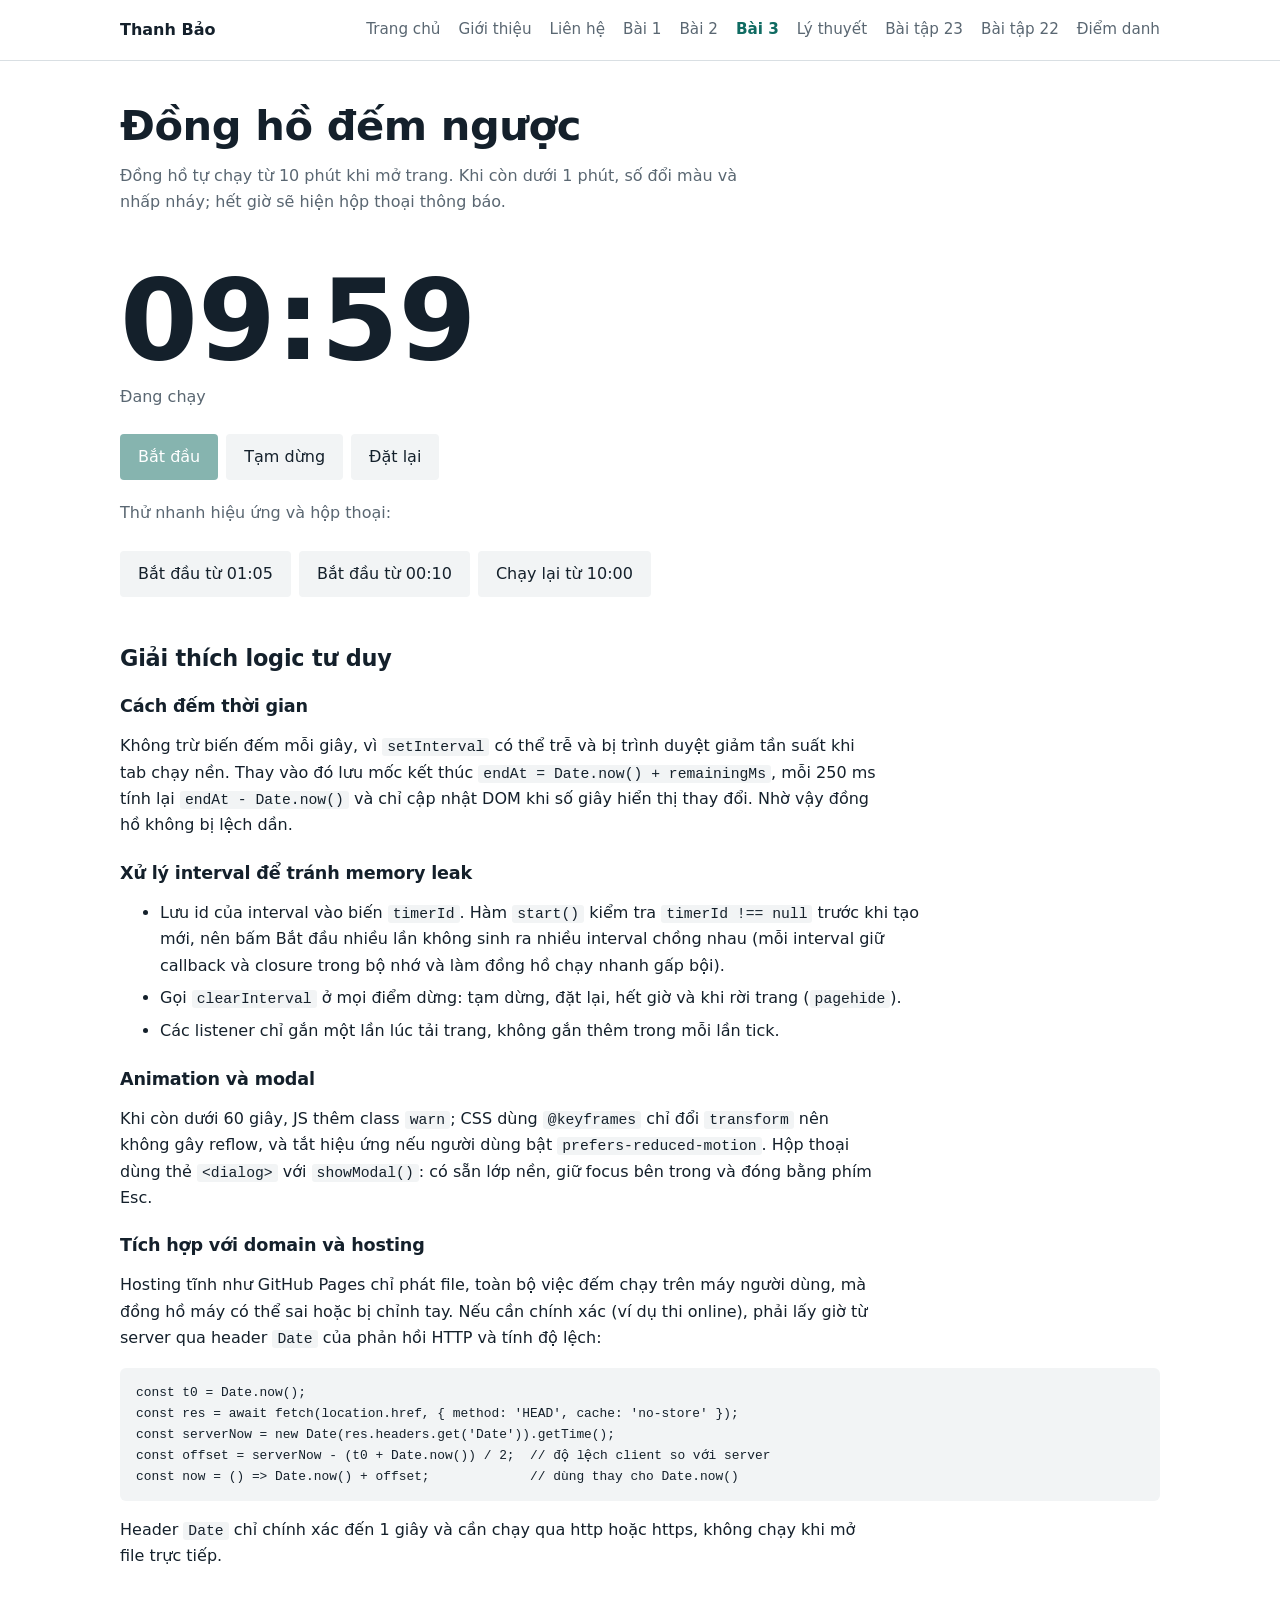
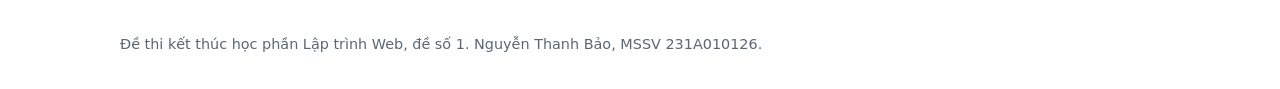
<file: baitap03.html>
<!DOCTYPE html>
<html lang="vi"><head><meta charset="utf-8"><meta name="viewport" content="width=device-width, initial-scale=1"><link rel="icon" href="images/avatar.jpg">
<title>Bài 3 - Đồng hồ đếm ngược</title><style>/* Khung chung: menu, màu, nút */
*{box-sizing:border-box}
:root{--bg:#fff;--alt:#f2f4f5;--ink:#14202b;--mut:#5a6772;--line:#d9dfe3;--ac:#0f6b62;--bad:#b42318;--f:system-ui,-apple-system,"Segoe UI",Roboto,Arial,sans-serif;--m:ui-monospace,Menlo,Consolas,monospace}
body{margin:0;font:16px/1.65 var(--f);color:var(--ink);background:var(--bg)}
.wrap{max-width:1080px;margin:0 auto;padding:0 20px}
h1,h2,h3{line-height:1.2;letter-spacing:-.01em}
h1{font-size:clamp(1.8rem,4vw,2.6rem);margin:2.5rem 0 .75rem}h2{font-size:1.4rem;margin:2.5rem 0 .75rem}h3{font-size:1.1rem;margin:1.5rem 0 .5rem}
a{color:var(--ac)}main p,main li{max-width:75ch}
.lead{color:var(--mut);max-width:62ch;margin:0 0 1.5rem}
header.top{border-bottom:1px solid var(--line)}
.bar{display:flex;align-items:center;justify-content:space-between;gap:16px;min-height:60px;flex-wrap:wrap}
.brand{font-weight:700;color:var(--ink);text-decoration:none}
.nav ul{list-style:none;margin:0;padding:0;display:flex;flex-wrap:wrap;gap:4px 18px}
.nav a{display:block;padding:8px 0;color:var(--mut);text-decoration:none;font-size:.95rem}
.nav a:hover{color:var(--ink)}.nav a[aria-current]{color:var(--ac);font-weight:600}
.toggle{display:none}
@media(max-width:1099px){.toggle{display:block}.nav{display:none;width:100%}.nav.open{display:block}.nav ul{flex-direction:column;gap:0;padding-bottom:12px}}
button,.btn{font:inherit;cursor:pointer;border:0;border-radius:4px;padding:10px 18px;background:var(--ac);color:#fff;text-decoration:none;display:inline-block}
button.ghost{background:var(--alt);color:var(--ink)}button:disabled{opacity:.5;cursor:not-allowed}
:focus-visible{outline:2px solid var(--ac);outline-offset:2px}
input[type=text],input[type=email],input[type=password],input[type=search]{width:100%;font:inherit;padding:10px 12px;border:1px solid #aeb8bf;border-radius:4px;background:#fff;color:var(--ink)}
label{display:block;font-weight:600;margin-bottom:6px}
.err{color:var(--bad);margin:6px 0 0;min-height:1.2em;font-size:.9rem}
.box{padding:14px 16px;border-radius:6px;background:var(--alt)}.box.bad{background:#fdecea;color:#7a1710}.box.ok{background:#e4f3ee;color:#0b4a43}
pre{background:var(--alt);padding:14px 16px;border-radius:6px;overflow-x:auto;font:14px/1.5 var(--m)}
code{font-family:var(--m);font-size:.92em;background:var(--alt);padding:1px 5px;border-radius:3px}pre code{background:none;padding:0}
table{border-collapse:collapse;display:block;overflow-x:auto}th,td{text-align:left;padding:8px 12px;border-bottom:1px solid var(--line);vertical-align:top}th{background:var(--alt)}
.list a{display:block;padding:14px 0;border-bottom:1px solid var(--line);color:var(--ink);text-decoration:none}.list a:hover b{color:var(--ac)}.list span{display:block;color:var(--mut);font-size:.95rem}
dl.facts{display:grid;grid-template-columns:max-content 1fr;gap:10px 28px}dl.facts dt{color:var(--mut)}dl.facts dd{margin:0;overflow-wrap:anywhere}
@media(max-width:560px){dl.facts{grid-template-columns:1fr;gap:0}dl.facts dd{margin-bottom:12px}}
.about{display:grid;grid-template-columns:200px 1fr;gap:32px;align-items:start}.av{width:200px;height:200px;border-radius:8px;background:var(--alt);overflow:hidden}.av img{width:100%;height:100%;object-fit:cover;display:block}
@media(max-width:640px){.about{grid-template-columns:1fr}}
.explain{margin-top:3rem}.explain li{margin-bottom:.4rem}
footer.wrap{margin:4rem auto 2rem;color:var(--mut);font-size:.9rem}
.shots{display:grid;grid-template-columns:repeat(auto-fit,minmax(300px,1fr));gap:28px;margin-top:1.5rem}
.shot{display:block;aspect-ratio:16/10;overflow:hidden;border-radius:6px;background:var(--alt);border:1px solid var(--line)}.shot img{width:100%;height:100%;object-fit:cover;display:block;transition:transform .4s}.shot:hover img{transform:scale(1.03)}
.shots section{display:flex;flex-direction:column;align-items:flex-start}.shots section>.shot{align-self:stretch}.shots h2{margin:1rem 0 .25rem}.shots p{margin:0 0 1rem;flex:1}
figure.result{margin:1.5rem 0}figure.result img{max-width:100%;height:auto;display:block;border:1px solid var(--line);border-radius:6px}figure.result figcaption{color:var(--mut);font-size:.95rem;margin-top:8px}
/* Riêng từng bài */
.disp{display:inline-block;font:700 clamp(3.5rem,14vw,7rem)/1 var(--f);font-variant-numeric:tabular-nums;margin:1.5rem 0 .5rem}
.disp.warn{color:var(--bad);animation:pulse 1s ease-in-out infinite}@keyframes pulse{50%{transform:scale(1.06)}}
@media(prefers-reduced-motion:reduce){.disp.warn{animation:none}}
.acts{display:flex;gap:8px;flex-wrap:wrap}dialog{border:0;border-radius:10px;padding:24px 28px;max-width:min(420px,90vw)}dialog::backdrop{background:rgba(20,32,43,.55)}</style></head><body>
<header class="top"><div class="wrap bar"><a class="brand" href="index.html">Thanh Bảo</a>
<button class="toggle ghost" type="button" aria-expanded="false" aria-controls="menu">Menu</button>
<nav class="nav" id="menu" aria-label="Menu chính"><ul><li><a href="index.html">Trang chủ</a></li><li><a href="about.html">Giới thiệu</a></li><li><a href="contact.html">Liên hệ</a></li><li><a href="baitap01.html">Bài 1</a></li><li><a href="baitap02.html">Bài 2</a></li><li><a href="baitap03.html" aria-current="page">Bài 3</a></li><li><a href="lythuyet.html">Lý thuyết</a></li><li><a href="baitap23.html">Bài tập 23</a></li><li><a href="baitap22.html">Bài tập 22</a></li><li><a href="diemdanh.html">Điểm danh</a></li></ul></nav></div></header>
<main class="wrap">
<h1>Đồng hồ đếm ngược</h1><p class="lead">Đồng hồ tự chạy từ 10 phút khi mở trang. Khi còn dưới 1 phút, số đổi màu và nhấp nháy; hết giờ sẽ hiện hộp thoại thông báo.</p>
<div id="disp" class="disp" role="timer" aria-label="Thời gian còn lại">10:00</div><p id="state" class="lead">Sẵn sàng</p>
<div class="acts"><button id="start" type="button">Bắt đầu</button><button id="pause" type="button" class="ghost" disabled>Tạm dừng</button><button id="reset" type="button" class="ghost">Đặt lại</button></div>
<p class="lead" style="margin-top:20px">Thử nhanh hiệu ứng và hộp thoại:</p><div class="acts"><button type="button" class="ghost" data-s="65">Bắt đầu từ 01:05</button><button type="button" class="ghost" data-s="10">Bắt đầu từ 00:10</button><button type="button" class="ghost" data-s="600">Chạy lại từ 10:00</button></div>
<dialog id="done" aria-labelledby="dt"><h2 id="dt" style="margin-top:0">Hết giờ</h2><p>Thời gian đếm ngược đã kết thúc.</p><div class="acts"><button type="button" id="again">Đếm lại</button><button type="button" id="close" class="ghost">Đóng</button></div></dialog>
<section class="explain"><h2>Giải thích logic tư duy</h2>
<h3>Cách đếm thời gian</h3><p>Không trừ biến đếm mỗi giây, vì <code>setInterval</code> có thể trễ và bị trình duyệt giảm tần suất khi tab chạy nền. Thay vào đó lưu mốc kết thúc <code>endAt = Date.now() + remainingMs</code>, mỗi 250 ms tính lại <code>endAt - Date.now()</code> và chỉ cập nhật DOM khi số giây hiển thị thay đổi. Nhờ vậy đồng hồ không bị lệch dần.</p>
<h3>Xử lý interval để tránh memory leak</h3><ul>
<li>Lưu id của interval vào biến <code>timerId</code>. Hàm <code>start()</code> kiểm tra <code>timerId !== null</code> trước khi tạo mới, nên bấm Bắt đầu nhiều lần không sinh ra nhiều interval chồng nhau (mỗi interval giữ callback và closure trong bộ nhớ và làm đồng hồ chạy nhanh gấp bội).</li>
<li>Gọi <code>clearInterval</code> ở mọi điểm dừng: tạm dừng, đặt lại, hết giờ và khi rời trang (<code>pagehide</code>).</li>
<li>Các listener chỉ gắn một lần lúc tải trang, không gắn thêm trong mỗi lần tick.</li></ul>
<h3>Animation và modal</h3><p>Khi còn dưới 60 giây, JS thêm class <code>warn</code>; CSS dùng <code>@keyframes</code> chỉ đổi <code>transform</code> nên không gây reflow, và tắt hiệu ứng nếu người dùng bật <code>prefers-reduced-motion</code>. Hộp thoại dùng thẻ <code>&lt;dialog&gt;</code> với <code>showModal()</code>: có sẵn lớp nền, giữ focus bên trong và đóng bằng phím Esc.</p>
<h3>Tích hợp với domain và hosting</h3><p>Hosting tĩnh như GitHub Pages chỉ phát file, toàn bộ việc đếm chạy trên máy người dùng, mà đồng hồ máy có thể sai hoặc bị chỉnh tay. Nếu cần chính xác (ví dụ thi online), phải lấy giờ từ server qua header <code>Date</code> của phản hồi HTTP và tính độ lệch:</p>
<pre><code>const t0 = Date.now();
const res = await fetch(location.href, { method: 'HEAD', cache: 'no-store' });
const serverNow = new Date(res.headers.get('Date')).getTime();
const offset = serverNow - (t0 + Date.now()) / 2;  // độ lệch client so với server
const now = () => Date.now() + offset;             // dùng thay cho Date.now()</code></pre>
<p>Header <code>Date</code> chỉ chính xác đến 1 giây và cần chạy qua http hoặc https, không chạy khi mở file trực tiếp.</p></section>
</main>
<footer class="wrap">Đề thi kết thúc học phần Lập trình Web, đề số 1. Nguyễn Thanh Bảo, MSSV 231A010126.</footer>
<script>(()=>{const b=document.querySelector('.toggle'),n=document.getElementById('menu');if(b&&n){const s=o=>{n.classList.toggle('open',o);b.setAttribute('aria-expanded',o)};b.addEventListener('click',()=>s(!n.classList.contains('open')));document.addEventListener('keydown',e=>{if(e.key==='Escape')s(false)});}})();
(()=>{const $=id=>document.getElementById(id),disp=$('disp'),state=$('state'),bS=$('start'),bP=$('pause'),dlg=$('done');
const DEF=600,WARN=60;let total=DEF,left=DEF*1000,endAt=0,timerId=null,shown=-1;
const pad=n=>String(n).padStart(2,'0'),fmt=s=>pad(Math.floor(s/60))+':'+pad(s%60);
function paint(s){if(s===shown)return;shown=s;disp.textContent=fmt(s);disp.classList.toggle('warn',s>0&&s<WARN);}
function ui(k){const m={idle:['Sẵn sàng','Bắt đầu'],run:['Đang chạy','Bắt đầu'],pause:['Tạm dừng','Tiếp tục'],done:['Đã hết giờ','Bắt đầu']}[k];
state.textContent=m[0];bS.textContent=m[1];bS.disabled=k==='run'||k==='done';bP.disabled=k!=='run';}
function stop(){if(timerId!==null){clearInterval(timerId);timerId=null;}}
function tick(){const l=endAt-Date.now();if(l<=0){finish();return;}left=l;paint(Math.ceil(l/1000));}
function start(){if(timerId!==null)return;endAt=Date.now()+left;timerId=setInterval(tick,250);tick();ui('run');}
function pause(){if(timerId===null)return;left=Math.max(0,endAt-Date.now());stop();ui('pause');}
function reset(s=total){stop();total=s;left=s*1000;shown=-1;paint(s);ui('idle');if(dlg.open)dlg.close();}
function finish(){stop();left=0;shown=-1;paint(0);ui('done');if(!dlg.open)dlg.showModal();}
bS.addEventListener('click',start);bP.addEventListener('click',pause);$('reset').addEventListener('click',()=>reset(DEF));
document.querySelectorAll('[data-s]').forEach(b=>b.addEventListener('click',()=>{reset(+b.dataset.s);start();}));
$('again').addEventListener('click',()=>{reset(DEF);start();});$('close').addEventListener('click',()=>dlg.close());
window.addEventListener('pagehide',stop);reset(DEF);start();})();</script>
</body></html>
</file>
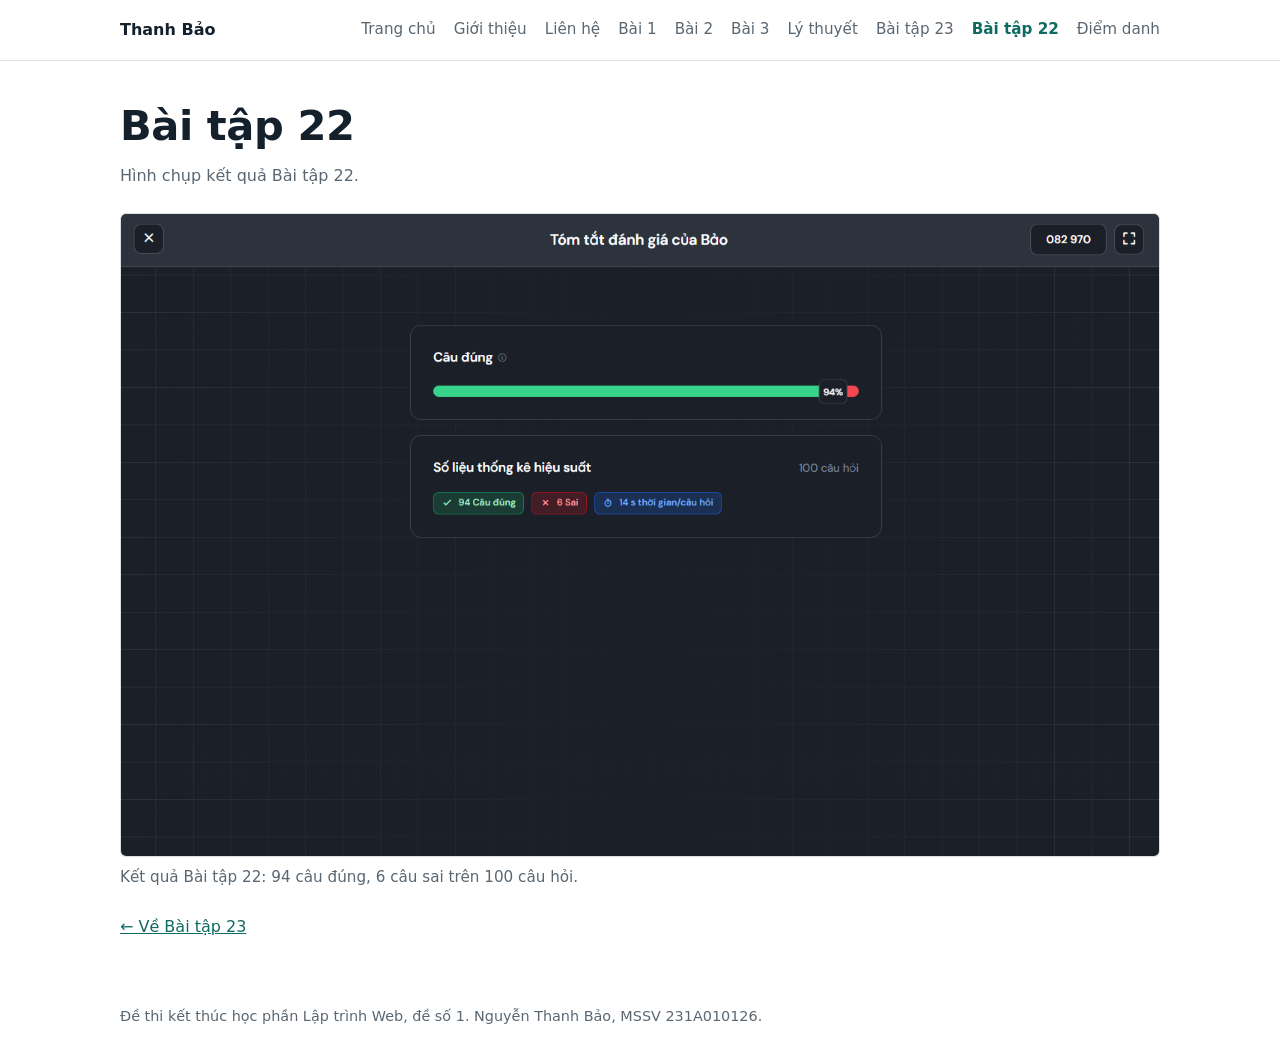
<file: baitap22.html>
<!DOCTYPE html>
<html lang="vi"><head><meta charset="utf-8"><meta name="viewport" content="width=device-width, initial-scale=1"><link rel="icon" href="images/avatar.jpg">
<title>Bài tập 22</title><link rel="stylesheet" href="css/style.css"></head><body>
<header class="top"><div class="wrap bar"><a class="brand" href="index.html">Thanh Bảo</a>
<button class="toggle ghost" type="button" aria-expanded="false" aria-controls="menu">Menu</button>
<nav class="nav" id="menu" aria-label="Menu chính"><ul><li><a href="index.html">Trang chủ</a></li><li><a href="about.html">Giới thiệu</a></li><li><a href="contact.html">Liên hệ</a></li><li><a href="baitap01.html">Bài 1</a></li><li><a href="baitap02.html">Bài 2</a></li><li><a href="baitap03.html">Bài 3</a></li><li><a href="lythuyet.html">Lý thuyết</a></li><li><a href="baitap23.html">Bài tập 23</a></li><li><a href="baitap22.html" aria-current="page">Bài tập 22</a></li><li><a href="diemdanh.html">Điểm danh</a></li></ul></nav></div></header>
<main class="wrap">
<h1>Bài tập 22</h1><p class="lead">Hình chụp kết quả Bài tập 22.</p>
<figure class="result"><img src="images/baitap22-ketqua.png" alt="Màn hình “Tóm tắt đánh giá của Bảo”: 94% câu đúng, 94 câu đúng, 6 câu sai, trung bình 14 giây mỗi câu trên tổng 100 câu hỏi" width="1386" height="857"><figcaption>Kết quả Bài tập 22: 94 câu đúng, 6 câu sai trên 100 câu hỏi.</figcaption></figure>
<p><a href="baitap23.html">← Về Bài tập 23</a></p>
</main>
<footer class="wrap">Đề thi kết thúc học phần Lập trình Web, đề số 1. Nguyễn Thanh Bảo, MSSV 231A010126.</footer>
<script src="js/script.js" defer></script>
</body></html>
</file>
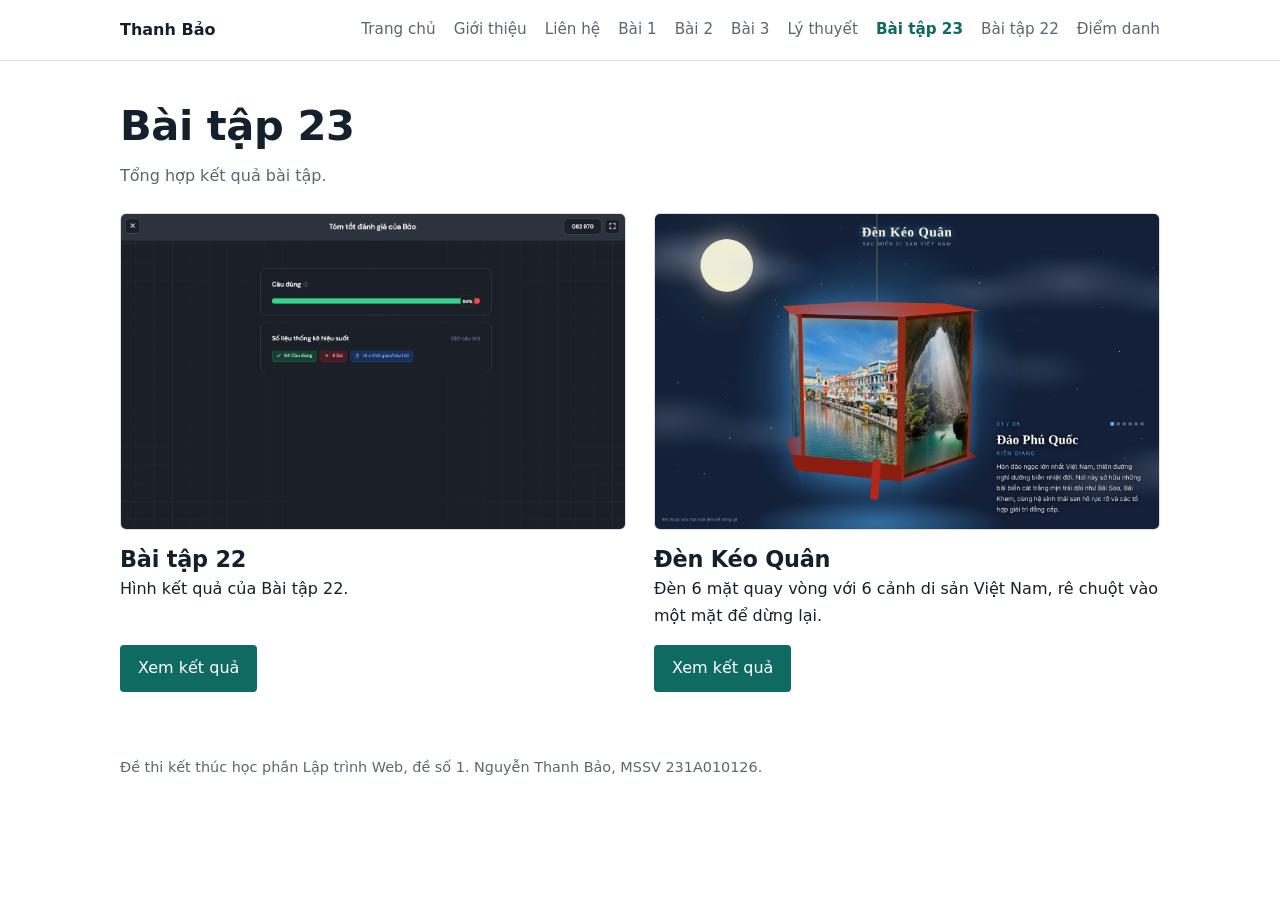
<file: baitap23.html>
<!DOCTYPE html>
<html lang="vi"><head><meta charset="utf-8"><meta name="viewport" content="width=device-width, initial-scale=1"><link rel="icon" href="images/avatar.jpg">
<title>Bài tập 23</title><link rel="stylesheet" href="css/style.css"></head><body>
<header class="top"><div class="wrap bar"><a class="brand" href="index.html">Thanh Bảo</a>
<button class="toggle ghost" type="button" aria-expanded="false" aria-controls="menu">Menu</button>
<nav class="nav" id="menu" aria-label="Menu chính"><ul><li><a href="index.html">Trang chủ</a></li><li><a href="about.html">Giới thiệu</a></li><li><a href="contact.html">Liên hệ</a></li><li><a href="baitap01.html">Bài 1</a></li><li><a href="baitap02.html">Bài 2</a></li><li><a href="baitap03.html">Bài 3</a></li><li><a href="lythuyet.html">Lý thuyết</a></li><li><a href="baitap23.html" aria-current="page">Bài tập 23</a></li><li><a href="baitap22.html">Bài tập 22</a></li><li><a href="diemdanh.html">Điểm danh</a></li></ul></nav></div></header>
<main class="wrap">
<h1>Bài tập 23</h1><p class="lead">Tổng hợp kết quả bài tập.</p>
<div class="shots">
<section><a class="shot" href="baitap22.html"><img src="images/baitap22-ketqua.png" alt="Hình kết quả Bài tập 22" loading="lazy"></a><h2>Bài tập 22</h2><p>Hình kết quả của Bài tập 22.</p><a class="btn" href="baitap22.html">Xem kết quả</a></section>
<section><a class="shot" href="den-keo-quan/index.html"><img src="images/baitap23-denkeoquan.png" alt="Hình kết quả trang Đèn kéo quân" loading="lazy"></a><h2>Đèn Kéo Quân</h2><p>Đèn 6 mặt quay vòng với 6 cảnh di sản Việt Nam, rê chuột vào một mặt để dừng lại.</p><a class="btn" href="den-keo-quan/index.html">Xem kết quả</a></section>
</div>
</main>
<footer class="wrap">Đề thi kết thúc học phần Lập trình Web, đề số 1. Nguyễn Thanh Bảo, MSSV 231A010126.</footer>
<script src="js/script.js" defer></script>
</body></html>
</file>
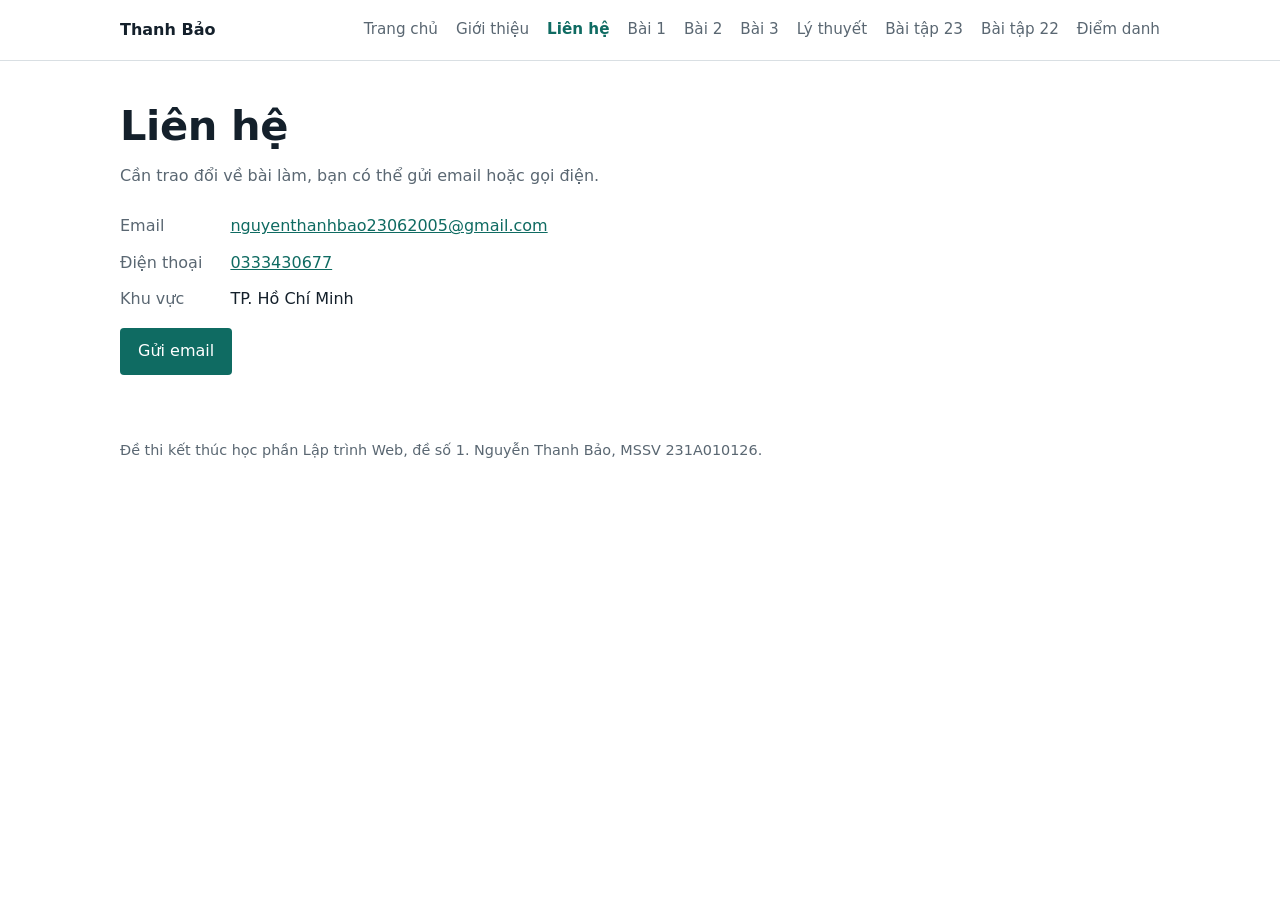
<file: contact.html>
<!DOCTYPE html>
<html lang="vi"><head><meta charset="utf-8"><meta name="viewport" content="width=device-width, initial-scale=1"><link rel="icon" href="images/avatar.jpg">
<title>Liên hệ</title><link rel="stylesheet" href="css/style.css"></head><body>
<header class="top"><div class="wrap bar"><a class="brand" href="index.html">Thanh Bảo</a>
<button class="toggle ghost" type="button" aria-expanded="false" aria-controls="menu">Menu</button>
<nav class="nav" id="menu" aria-label="Menu chính"><ul><li><a href="index.html">Trang chủ</a></li><li><a href="about.html">Giới thiệu</a></li><li><a href="contact.html" aria-current="page">Liên hệ</a></li><li><a href="baitap01.html">Bài 1</a></li><li><a href="baitap02.html">Bài 2</a></li><li><a href="baitap03.html">Bài 3</a></li><li><a href="lythuyet.html">Lý thuyết</a></li><li><a href="baitap23.html">Bài tập 23</a></li><li><a href="baitap22.html">Bài tập 22</a></li><li><a href="diemdanh.html">Điểm danh</a></li></ul></nav></div></header>
<main class="wrap">
<h1>Liên hệ</h1><p class="lead">Cần trao đổi về bài làm, bạn có thể gửi email hoặc gọi điện.</p>
<dl class="facts"><dt>Email</dt><dd><a href="mailto:nguyenthanhbao23062005@gmail.com">nguyenthanhbao23062005@gmail.com</a></dd><dt>Điện thoại</dt><dd><a href="tel:0333430677">0333430677</a></dd><dt>Khu vực</dt><dd>TP. Hồ Chí Minh</dd></dl>
<p><a class="btn" href="mailto:nguyenthanhbao23062005@gmail.com?subject=Trao%20%C4%91%E1%BB%95i%20v%E1%BB%81%20b%C3%A0i%20thi%20L%E1%BA%ADp%20tr%C3%ACnh%20Web">Gửi email</a></p>
</main>
<footer class="wrap">Đề thi kết thúc học phần Lập trình Web, đề số 1. Nguyễn Thanh Bảo, MSSV 231A010126.</footer>
<script src="js/script.js" defer></script>
</body></html>
</file>
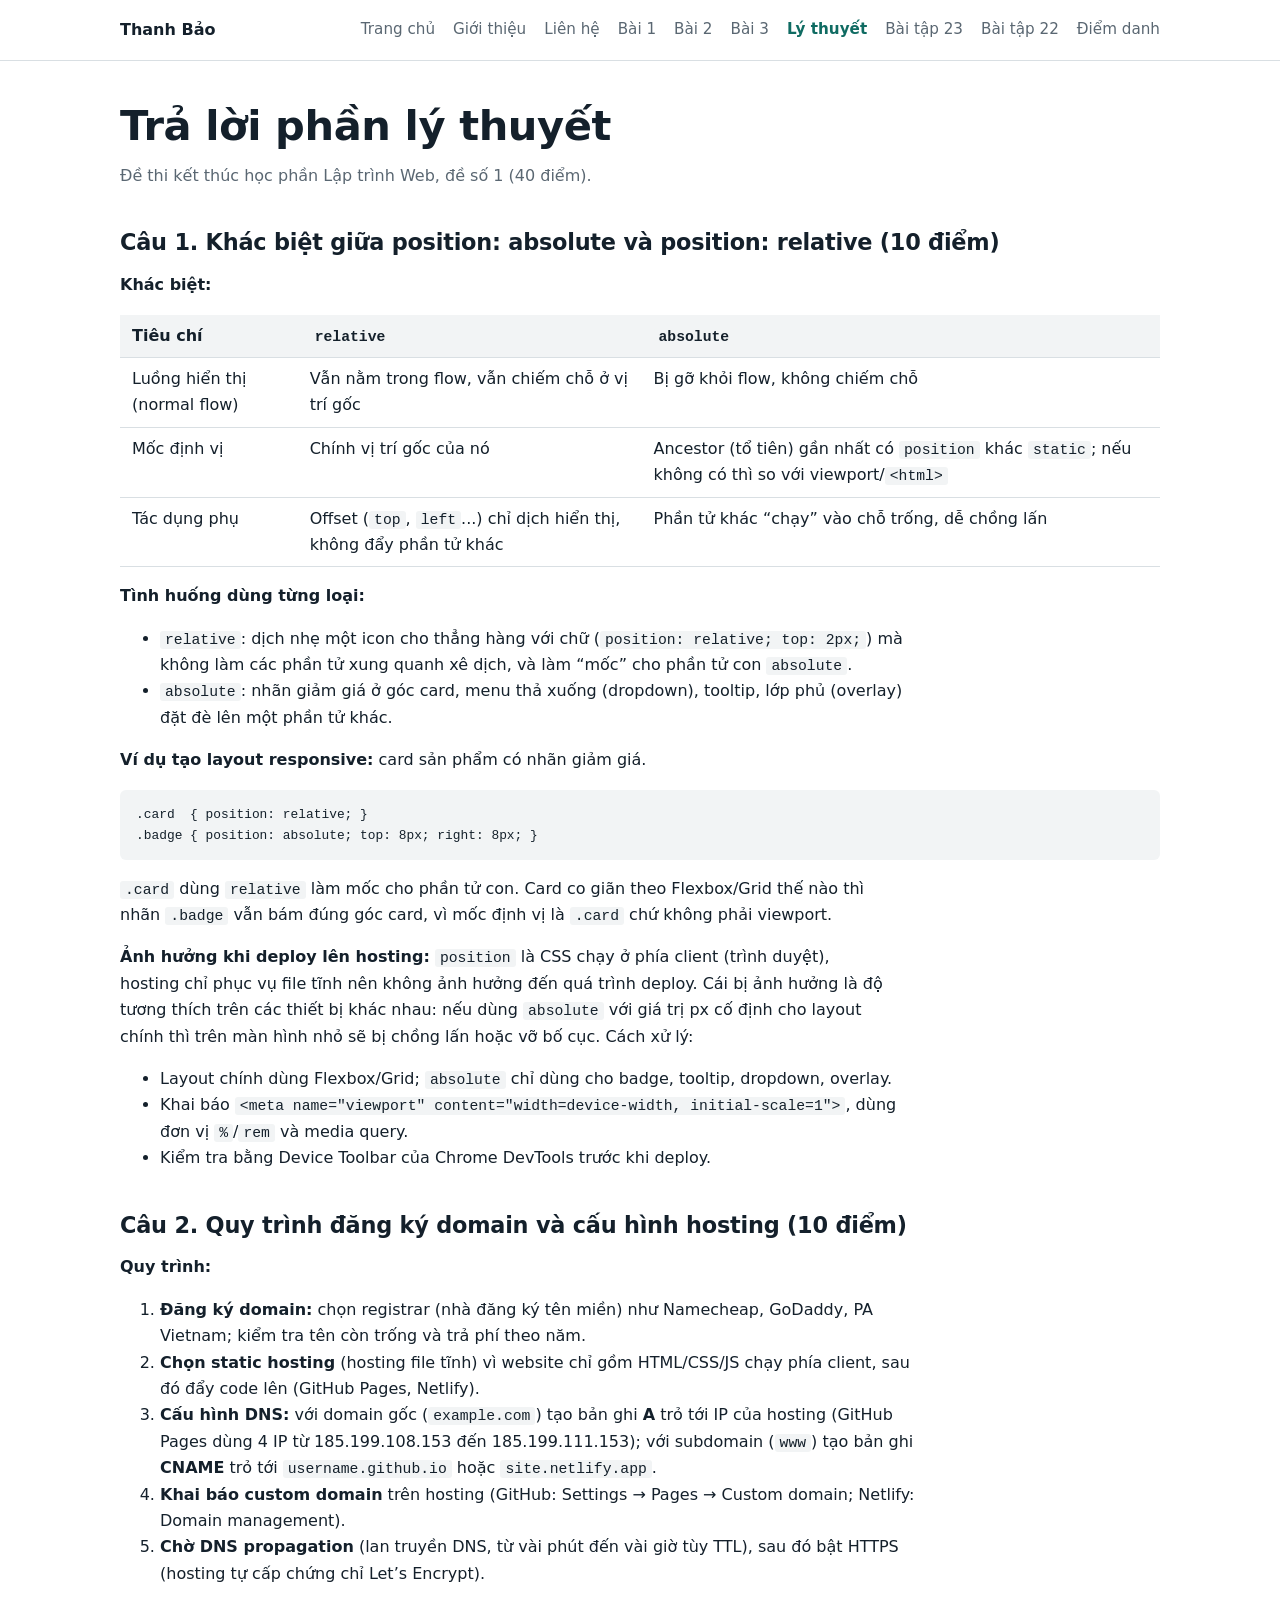
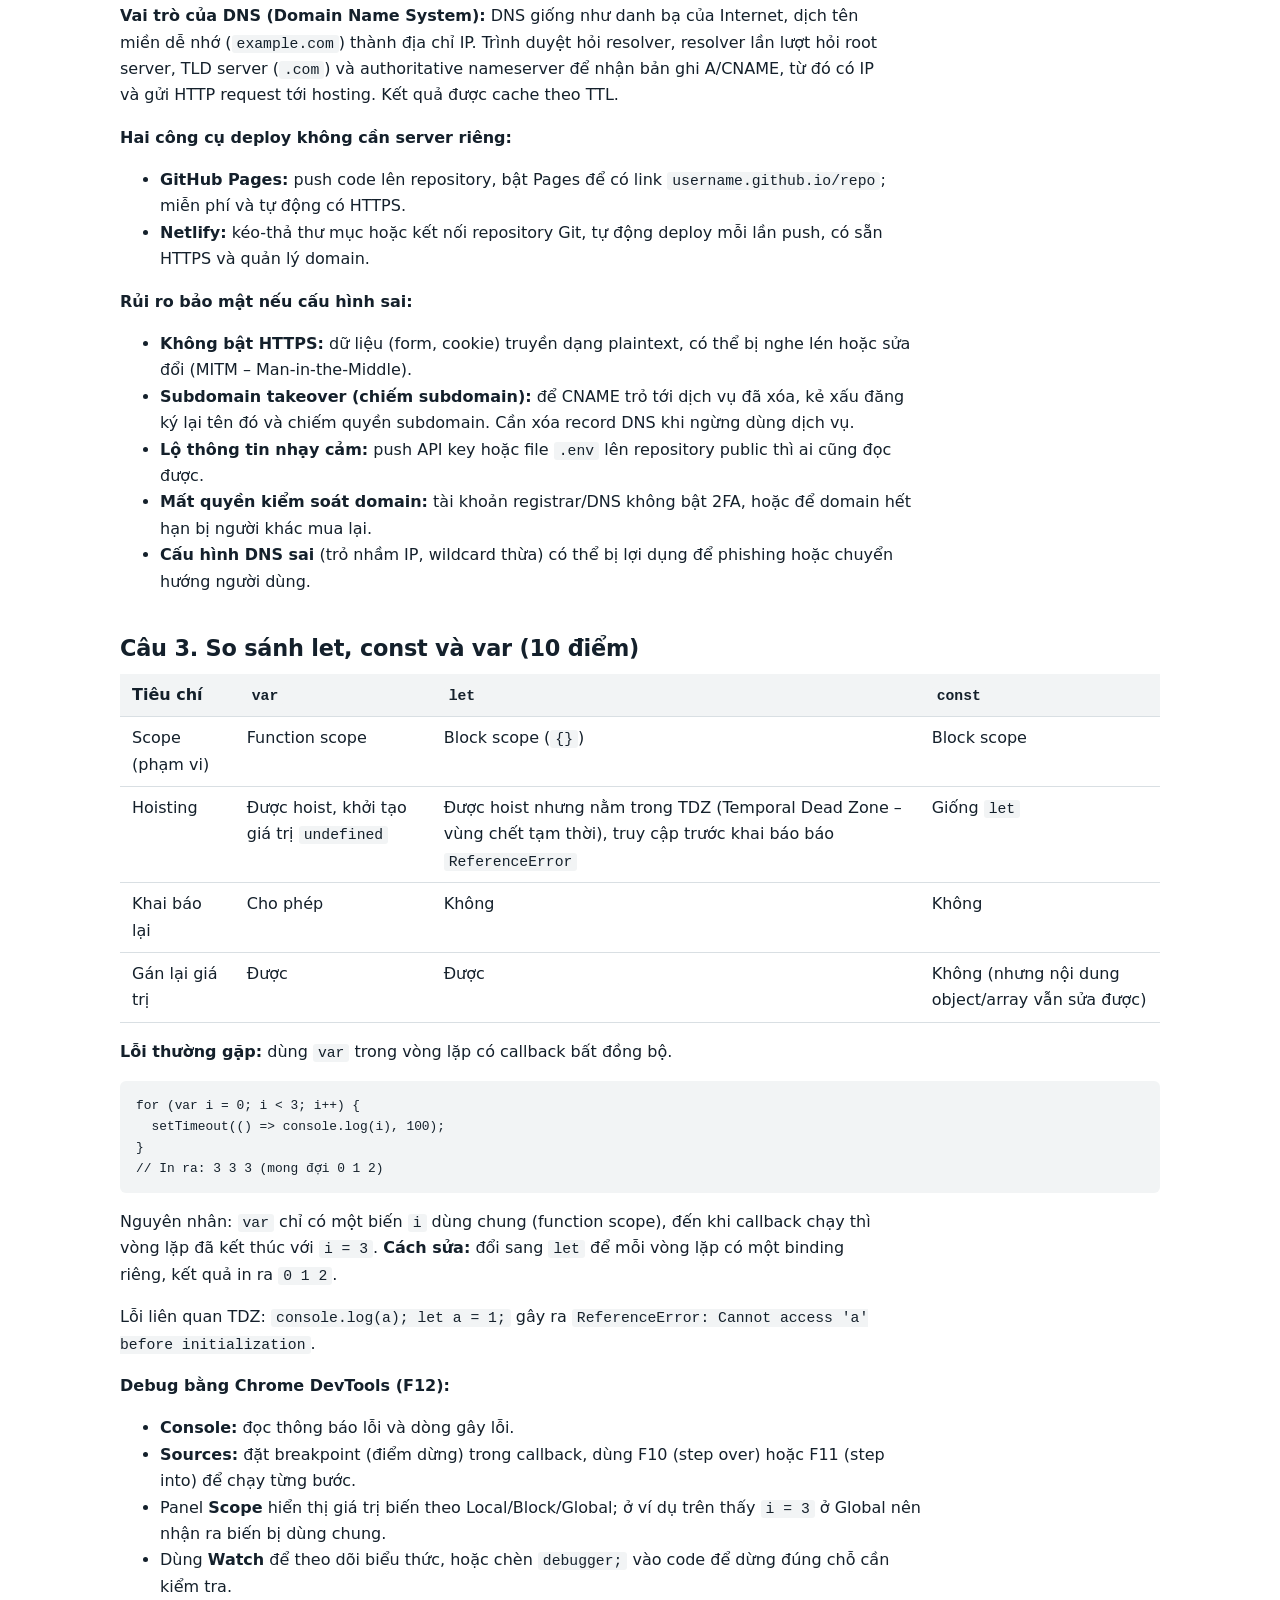
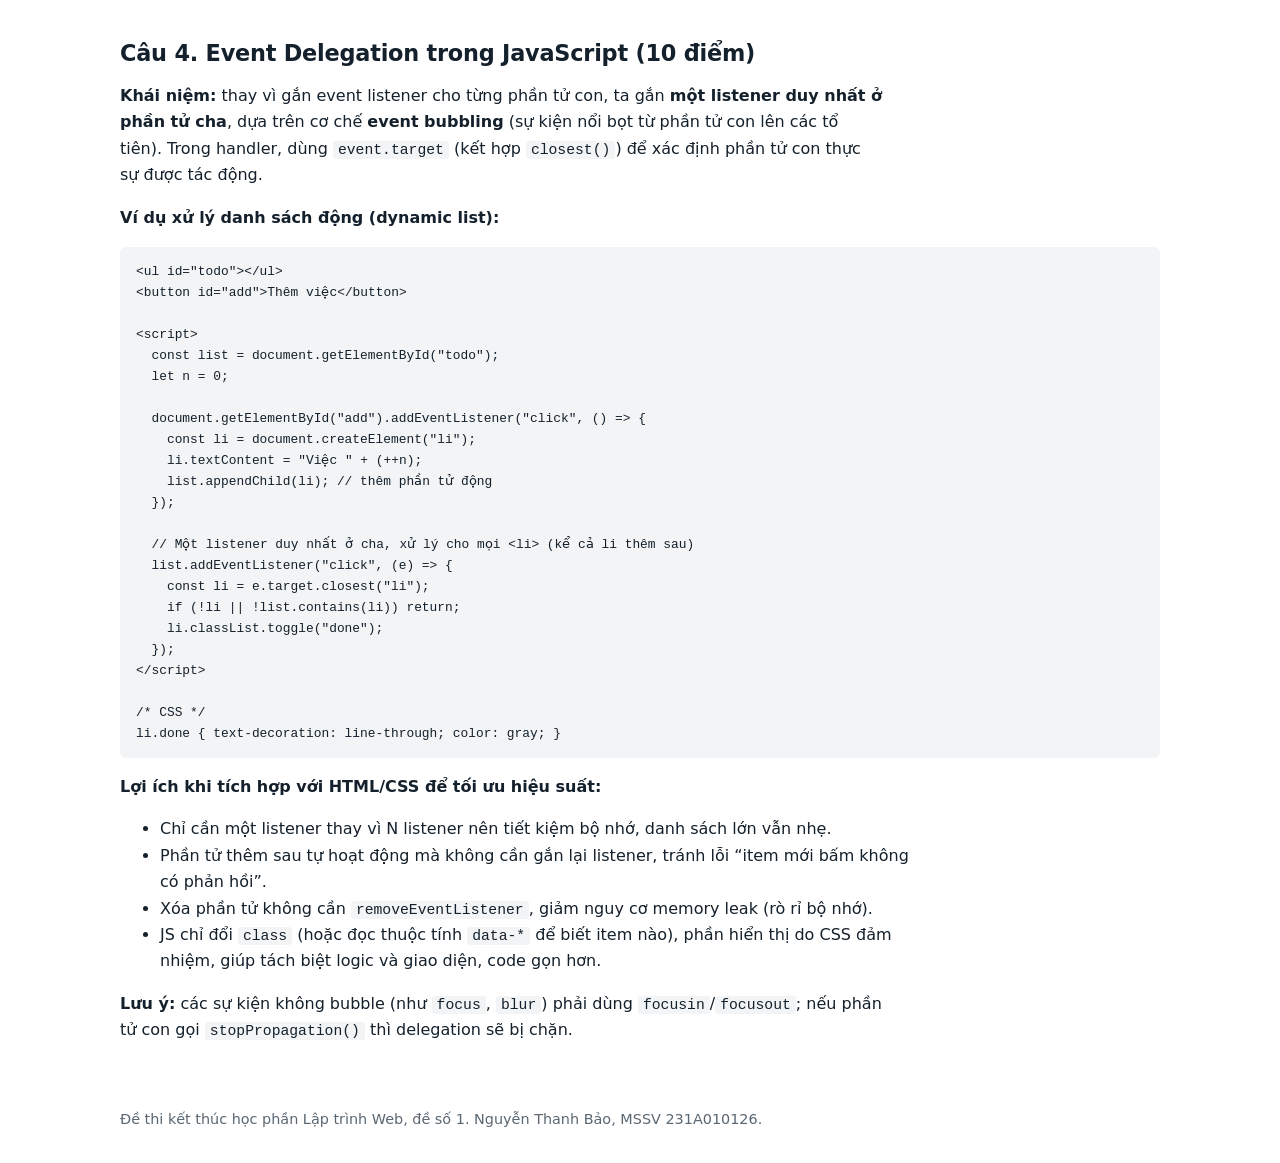
<file: lythuyet.html>
<!DOCTYPE html>
<html lang="vi"><head><meta charset="utf-8"><meta name="viewport" content="width=device-width, initial-scale=1"><link rel="icon" href="images/avatar.jpg">
<title>Trả lời lý thuyết</title><link rel="stylesheet" href="css/style.css"></head><body>
<header class="top"><div class="wrap bar"><a class="brand" href="index.html">Thanh Bảo</a>
<button class="toggle ghost" type="button" aria-expanded="false" aria-controls="menu">Menu</button>
<nav class="nav" id="menu" aria-label="Menu chính"><ul><li><a href="index.html">Trang chủ</a></li><li><a href="about.html">Giới thiệu</a></li><li><a href="contact.html">Liên hệ</a></li><li><a href="baitap01.html">Bài 1</a></li><li><a href="baitap02.html">Bài 2</a></li><li><a href="baitap03.html">Bài 3</a></li><li><a href="lythuyet.html" aria-current="page">Lý thuyết</a></li><li><a href="baitap23.html">Bài tập 23</a></li><li><a href="baitap22.html">Bài tập 22</a></li><li><a href="diemdanh.html">Điểm danh</a></li></ul></nav></div></header>
<main class="wrap">
<h1>Trả lời phần lý thuyết</h1><p class="lead">Đề thi kết thúc học phần Lập trình Web, đề số 1 (40 điểm).</p><h2>Câu 1. Khác biệt giữa position: absolute và position: relative (10 điểm)</h2><p><strong>Khác biệt:</strong></p><table><tr><th>Tiêu chí</th><th><code>relative</code></th><th><code>absolute</code></th></tr><tr><td>Luồng hiển thị (normal flow)</td><td>Vẫn nằm trong flow, vẫn chiếm chỗ ở vị trí gốc</td><td>Bị gỡ khỏi flow, không chiếm chỗ</td></tr><tr><td>Mốc định vị</td><td>Chính vị trí gốc của nó</td><td>Ancestor (tổ tiên) gần nhất có <code>position</code> khác <code>static</code>; nếu không có thì so với viewport/<code>&lt;html&gt;</code></td></tr><tr><td>Tác dụng phụ</td><td>Offset (<code>top</code>, <code>left</code>...) chỉ dịch hiển thị, không đẩy phần tử khác</td><td>Phần tử khác “chạy” vào chỗ trống, dễ chồng lấn</td></tr></table><p><strong>Tình huống dùng từng loại:</strong></p><ul><li><code>relative</code>: dịch nhẹ một icon cho thẳng hàng với chữ (<code>position: relative; top: 2px;</code>) mà không làm các phần tử xung quanh xê dịch, và làm “mốc” cho phần tử con <code>absolute</code>.</li><li><code>absolute</code>: nhãn giảm giá ở góc card, menu thả xuống (dropdown), tooltip, lớp phủ (overlay) đặt đè lên một phần tử khác.</li></ul><p><strong>Ví dụ tạo layout responsive:</strong> card sản phẩm có nhãn giảm giá.</p><pre><code>.card  { position: relative; }
.badge { position: absolute; top: 8px; right: 8px; }</code></pre><p><code>.card</code> dùng <code>relative</code> làm mốc cho phần tử con. Card co giãn theo Flexbox/Grid thế nào thì nhãn <code>.badge</code> vẫn bám đúng góc card, vì mốc định vị là <code>.card</code> chứ không phải viewport.</p><p><strong>Ảnh hưởng khi deploy lên hosting:</strong> <code>position</code> là CSS chạy ở phía client (trình duyệt), hosting chỉ phục vụ file tĩnh nên không ảnh hưởng đến quá trình deploy. Cái bị ảnh hưởng là độ tương thích trên các thiết bị khác nhau: nếu dùng <code>absolute</code> với giá trị px cố định cho layout chính thì trên màn hình nhỏ sẽ bị chồng lấn hoặc vỡ bố cục. Cách xử lý:</p><ul><li>Layout chính dùng Flexbox/Grid; <code>absolute</code> chỉ dùng cho badge, tooltip, dropdown, overlay.</li><li>Khai báo <code>&lt;meta name="viewport" content="width=device-width, initial-scale=1"&gt;</code>, dùng đơn vị <code>%</code>/<code>rem</code> và media query.</li><li>Kiểm tra bằng Device Toolbar của Chrome DevTools trước khi deploy.</li></ul><h2>Câu 2. Quy trình đăng ký domain và cấu hình hosting (10 điểm)</h2><p><strong>Quy trình:</strong></p><ol><li><strong>Đăng ký domain:</strong> chọn registrar (nhà đăng ký tên miền) như Namecheap, GoDaddy, PA Vietnam; kiểm tra tên còn trống và trả phí theo năm.</li><li><strong>Chọn static hosting</strong> (hosting file tĩnh) vì website chỉ gồm HTML/CSS/JS chạy phía client, sau đó đẩy code lên (GitHub Pages, Netlify).</li><li><strong>Cấu hình DNS:</strong> với domain gốc (<code>example.com</code>) tạo bản ghi <strong>A</strong> trỏ tới IP của hosting (GitHub Pages dùng 4 IP từ 185.199.108.153 đến 185.199.111.153); với subdomain (<code>www</code>) tạo bản ghi <strong>CNAME</strong> trỏ tới <code>username.github.io</code> hoặc <code>site.netlify.app</code>.</li><li><strong>Khai báo custom domain</strong> trên hosting (GitHub: Settings → Pages → Custom domain; Netlify: Domain management).</li><li><strong>Chờ DNS propagation</strong> (lan truyền DNS, từ vài phút đến vài giờ tùy TTL), sau đó bật HTTPS (hosting tự cấp chứng chỉ Let’s Encrypt).</li></ol><p><strong>Vai trò của DNS (Domain Name System):</strong> DNS giống như danh bạ của Internet, dịch tên miền dễ nhớ (<code>example.com</code>) thành địa chỉ IP. Trình duyệt hỏi resolver, resolver lần lượt hỏi root server, TLD server (<code>.com</code>) và authoritative nameserver để nhận bản ghi A/CNAME, từ đó có IP và gửi HTTP request tới hosting. Kết quả được cache theo TTL.</p><p><strong>Hai công cụ deploy không cần server riêng:</strong></p><ul><li><strong>GitHub Pages:</strong> push code lên repository, bật Pages để có link <code>username.github.io/repo</code>; miễn phí và tự động có HTTPS.</li><li><strong>Netlify:</strong> kéo-thả thư mục hoặc kết nối repository Git, tự động deploy mỗi lần push, có sẵn HTTPS và quản lý domain.</li></ul><p><strong>Rủi ro bảo mật nếu cấu hình sai:</strong></p><ul><li><strong>Không bật HTTPS:</strong> dữ liệu (form, cookie) truyền dạng plaintext, có thể bị nghe lén hoặc sửa đổi (MITM – Man-in-the-Middle).</li><li><strong>Subdomain takeover (chiếm subdomain):</strong> để CNAME trỏ tới dịch vụ đã xóa, kẻ xấu đăng ký lại tên đó và chiếm quyền subdomain. Cần xóa record DNS khi ngừng dùng dịch vụ.</li><li><strong>Lộ thông tin nhạy cảm:</strong> push API key hoặc file <code>.env</code> lên repository public thì ai cũng đọc được.</li><li><strong>Mất quyền kiểm soát domain:</strong> tài khoản registrar/DNS không bật 2FA, hoặc để domain hết hạn bị người khác mua lại.</li><li><strong>Cấu hình DNS sai</strong> (trỏ nhầm IP, wildcard thừa) có thể bị lợi dụng để phishing hoặc chuyển hướng người dùng.</li></ul><h2>Câu 3. So sánh let, const và var (10 điểm)</h2><table><tr><th>Tiêu chí</th><th><code>var</code></th><th><code>let</code></th><th><code>const</code></th></tr><tr><td>Scope (phạm vi)</td><td>Function scope</td><td>Block scope (<code>{}</code>)</td><td>Block scope</td></tr><tr><td>Hoisting</td><td>Được hoist, khởi tạo giá trị <code>undefined</code></td><td>Được hoist nhưng nằm trong TDZ (Temporal Dead Zone – vùng chết tạm thời), truy cập trước khai báo báo <code>ReferenceError</code></td><td>Giống <code>let</code></td></tr><tr><td>Khai báo lại</td><td>Cho phép</td><td>Không</td><td>Không</td></tr><tr><td>Gán lại giá trị</td><td>Được</td><td>Được</td><td>Không (nhưng nội dung object/array vẫn sửa được)</td></tr></table><p><strong>Lỗi thường gặp:</strong> dùng <code>var</code> trong vòng lặp có callback bất đồng bộ.</p><pre><code>for (var i = 0; i &lt; 3; i++) {
  setTimeout(() =&gt; console.log(i), 100);
}
// In ra: 3 3 3 (mong đợi 0 1 2)</code></pre><p>Nguyên nhân: <code>var</code> chỉ có một biến <code>i</code> dùng chung (function scope), đến khi callback chạy thì vòng lặp đã kết thúc với <code>i = 3</code>. <strong>Cách sửa:</strong> đổi sang <code>let</code> để mỗi vòng lặp có một binding riêng, kết quả in ra <code>0 1 2</code>.</p><p>Lỗi liên quan TDZ: <code>console.log(a); let a = 1;</code> gây ra <code>ReferenceError: Cannot access 'a' before initialization</code>.</p><p><strong>Debug bằng Chrome DevTools (F12):</strong></p><ul><li><strong>Console:</strong> đọc thông báo lỗi và dòng gây lỗi.</li><li><strong>Sources:</strong> đặt breakpoint (điểm dừng) trong callback, dùng F10 (step over) hoặc F11 (step into) để chạy từng bước.</li><li>Panel <strong>Scope</strong> hiển thị giá trị biến theo Local/Block/Global; ở ví dụ trên thấy <code>i = 3</code> ở Global nên nhận ra biến bị dùng chung.</li><li>Dùng <strong>Watch</strong> để theo dõi biểu thức, hoặc chèn <code>debugger;</code> vào code để dừng đúng chỗ cần kiểm tra.</li></ul><h2>Câu 4. Event Delegation trong JavaScript (10 điểm)</h2><p><strong>Khái niệm:</strong> thay vì gắn event listener cho từng phần tử con, ta gắn <strong>một listener duy nhất ở phần tử cha</strong>, dựa trên cơ chế <strong>event bubbling</strong> (sự kiện nổi bọt từ phần tử con lên các tổ tiên). Trong handler, dùng <code>event.target</code> (kết hợp <code>closest()</code>) để xác định phần tử con thực sự được tác động.</p><p><strong>Ví dụ xử lý danh sách động (dynamic list):</strong></p><pre><code>&lt;ul id="todo"&gt;&lt;/ul&gt;
&lt;button id="add"&gt;Thêm việc&lt;/button&gt;

&lt;script&gt;
  const list = document.getElementById("todo");
  let n = 0;

  document.getElementById("add").addEventListener("click", () =&gt; {
    const li = document.createElement("li");
    li.textContent = "Việc " + (++n);
    list.appendChild(li); // thêm phần tử động
  });

  // Một listener duy nhất ở cha, xử lý cho mọi &lt;li&gt; (kể cả li thêm sau)
  list.addEventListener("click", (e) =&gt; {
    const li = e.target.closest("li");
    if (!li || !list.contains(li)) return;
    li.classList.toggle("done");
  });
&lt;/script&gt;

/* CSS */
li.done { text-decoration: line-through; color: gray; }</code></pre><p><strong>Lợi ích khi tích hợp với HTML/CSS để tối ưu hiệu suất:</strong></p><ul><li>Chỉ cần một listener thay vì N listener nên tiết kiệm bộ nhớ, danh sách lớn vẫn nhẹ.</li><li>Phần tử thêm sau tự hoạt động mà không cần gắn lại listener, tránh lỗi “item mới bấm không có phản hồi”.</li><li>Xóa phần tử không cần <code>removeEventListener</code>, giảm nguy cơ memory leak (rò rỉ bộ nhớ).</li><li>JS chỉ đổi <code>class</code> (hoặc đọc thuộc tính <code>data-*</code> để biết item nào), phần hiển thị do CSS đảm nhiệm, giúp tách biệt logic và giao diện, code gọn hơn.</li></ul><p><strong>Lưu ý:</strong> các sự kiện không bubble (như <code>focus</code>, <code>blur</code>) phải dùng <code>focusin</code>/<code>focusout</code>; nếu phần tử con gọi <code>stopPropagation()</code> thì delegation sẽ bị chặn.</p>
</main>
<footer class="wrap">Đề thi kết thúc học phần Lập trình Web, đề số 1. Nguyễn Thanh Bảo, MSSV 231A010126.</footer>
<script src="js/script.js" defer></script>
</body></html>
</file>
<file: css/style.css>
*{box-sizing:border-box}
:root{--bg:#fff;--alt:#f2f4f5;--ink:#14202b;--mut:#5a6772;--line:#d9dfe3;--ac:#0f6b62;--bad:#b42318;--f:system-ui,-apple-system,"Segoe UI",Roboto,Arial,sans-serif;--m:ui-monospace,Menlo,Consolas,monospace}
body{margin:0;font:16px/1.65 var(--f);color:var(--ink);background:var(--bg)}
.wrap{max-width:1080px;margin:0 auto;padding:0 20px}
h1,h2,h3{line-height:1.2;letter-spacing:-.01em}
h1{font-size:clamp(1.8rem,4vw,2.6rem);margin:2.5rem 0 .75rem}h2{font-size:1.4rem;margin:2.5rem 0 .75rem}h3{font-size:1.1rem;margin:1.5rem 0 .5rem}
a{color:var(--ac)}main p,main li{max-width:75ch}
.lead{color:var(--mut);max-width:62ch;margin:0 0 1.5rem}
header.top{border-bottom:1px solid var(--line)}
.bar{display:flex;align-items:center;justify-content:space-between;gap:16px;min-height:60px;flex-wrap:wrap}
.brand{font-weight:700;color:var(--ink);text-decoration:none}
.nav ul{list-style:none;margin:0;padding:0;display:flex;flex-wrap:wrap;gap:4px 18px}
.nav a{display:block;padding:8px 0;color:var(--mut);text-decoration:none;font-size:.95rem}
.nav a:hover{color:var(--ink)}.nav a[aria-current]{color:var(--ac);font-weight:600}
.toggle{display:none}
@media(max-width:1099px){.toggle{display:block}.nav{display:none;width:100%}.nav.open{display:block}.nav ul{flex-direction:column;gap:0;padding-bottom:12px}}
button,.btn{font:inherit;cursor:pointer;border:0;border-radius:4px;padding:10px 18px;background:var(--ac);color:#fff;text-decoration:none;display:inline-block}
button.ghost{background:var(--alt);color:var(--ink)}button:disabled{opacity:.5;cursor:not-allowed}
:focus-visible{outline:2px solid var(--ac);outline-offset:2px}
input[type=text],input[type=email],input[type=password],input[type=search]{width:100%;font:inherit;padding:10px 12px;border:1px solid #aeb8bf;border-radius:4px;background:#fff;color:var(--ink)}
label{display:block;font-weight:600;margin-bottom:6px}
.err{color:var(--bad);margin:6px 0 0;min-height:1.2em;font-size:.9rem}
.box{padding:14px 16px;border-radius:6px;background:var(--alt)}.box.bad{background:#fdecea;color:#7a1710}.box.ok{background:#e4f3ee;color:#0b4a43}
pre{background:var(--alt);padding:14px 16px;border-radius:6px;overflow-x:auto;font:14px/1.5 var(--m)}
code{font-family:var(--m);font-size:.92em;background:var(--alt);padding:1px 5px;border-radius:3px}pre code{background:none;padding:0}
table{border-collapse:collapse;display:block;overflow-x:auto}th,td{text-align:left;padding:8px 12px;border-bottom:1px solid var(--line);vertical-align:top}th{background:var(--alt)}
.list a{display:block;padding:14px 0;border-bottom:1px solid var(--line);color:var(--ink);text-decoration:none}.list a:hover b{color:var(--ac)}.list span{display:block;color:var(--mut);font-size:.95rem}
dl.facts{display:grid;grid-template-columns:max-content 1fr;gap:10px 28px}dl.facts dt{color:var(--mut)}dl.facts dd{margin:0;overflow-wrap:anywhere}
@media(max-width:560px){dl.facts{grid-template-columns:1fr;gap:0}dl.facts dd{margin-bottom:12px}}
.about{display:grid;grid-template-columns:200px 1fr;gap:32px;align-items:start}.av{width:200px;height:200px;border-radius:8px;background:var(--alt);overflow:hidden}.av img{width:100%;height:100%;object-fit:cover;display:block}
@media(max-width:640px){.about{grid-template-columns:1fr}}
.explain{margin-top:3rem}.explain li{margin-bottom:.4rem}
footer.wrap{margin:4rem auto 2rem;color:var(--mut);font-size:.9rem}
.shots{display:grid;grid-template-columns:repeat(auto-fit,minmax(300px,1fr));gap:28px;margin-top:1.5rem}
.shot{display:block;aspect-ratio:16/10;overflow:hidden;border-radius:6px;background:var(--alt);border:1px solid var(--line)}.shot img{width:100%;height:100%;object-fit:cover;display:block;transition:transform .4s}.shot:hover img{transform:scale(1.03)}
.shots section{display:flex;flex-direction:column;align-items:flex-start}.shots section>.shot{align-self:stretch}.shots h2{margin:1rem 0 .25rem}.shots p{margin:0 0 1rem;flex:1}
figure.result{margin:1.5rem 0}figure.result img{max-width:100%;height:auto;display:block;border:1px solid var(--line);border-radius:6px}figure.result figcaption{color:var(--mut);font-size:.95rem;margin-top:8px}
</file>
